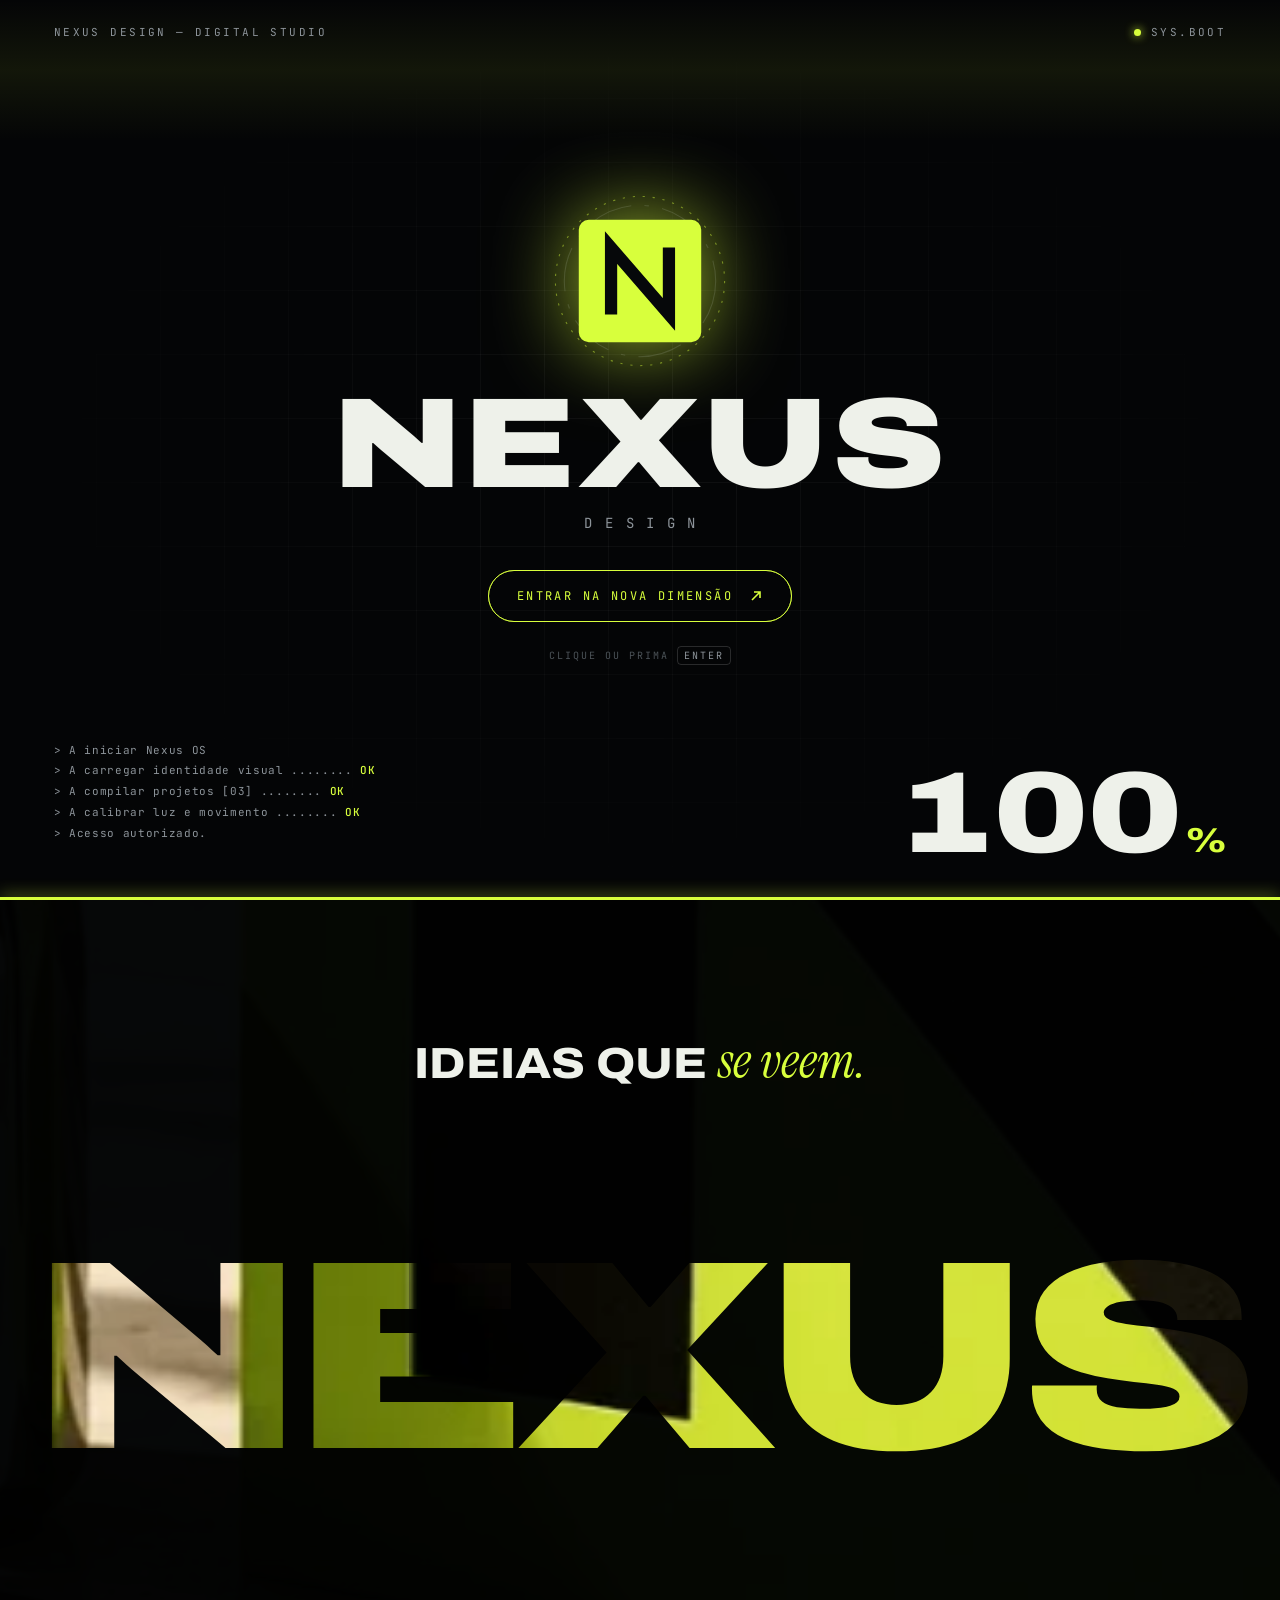
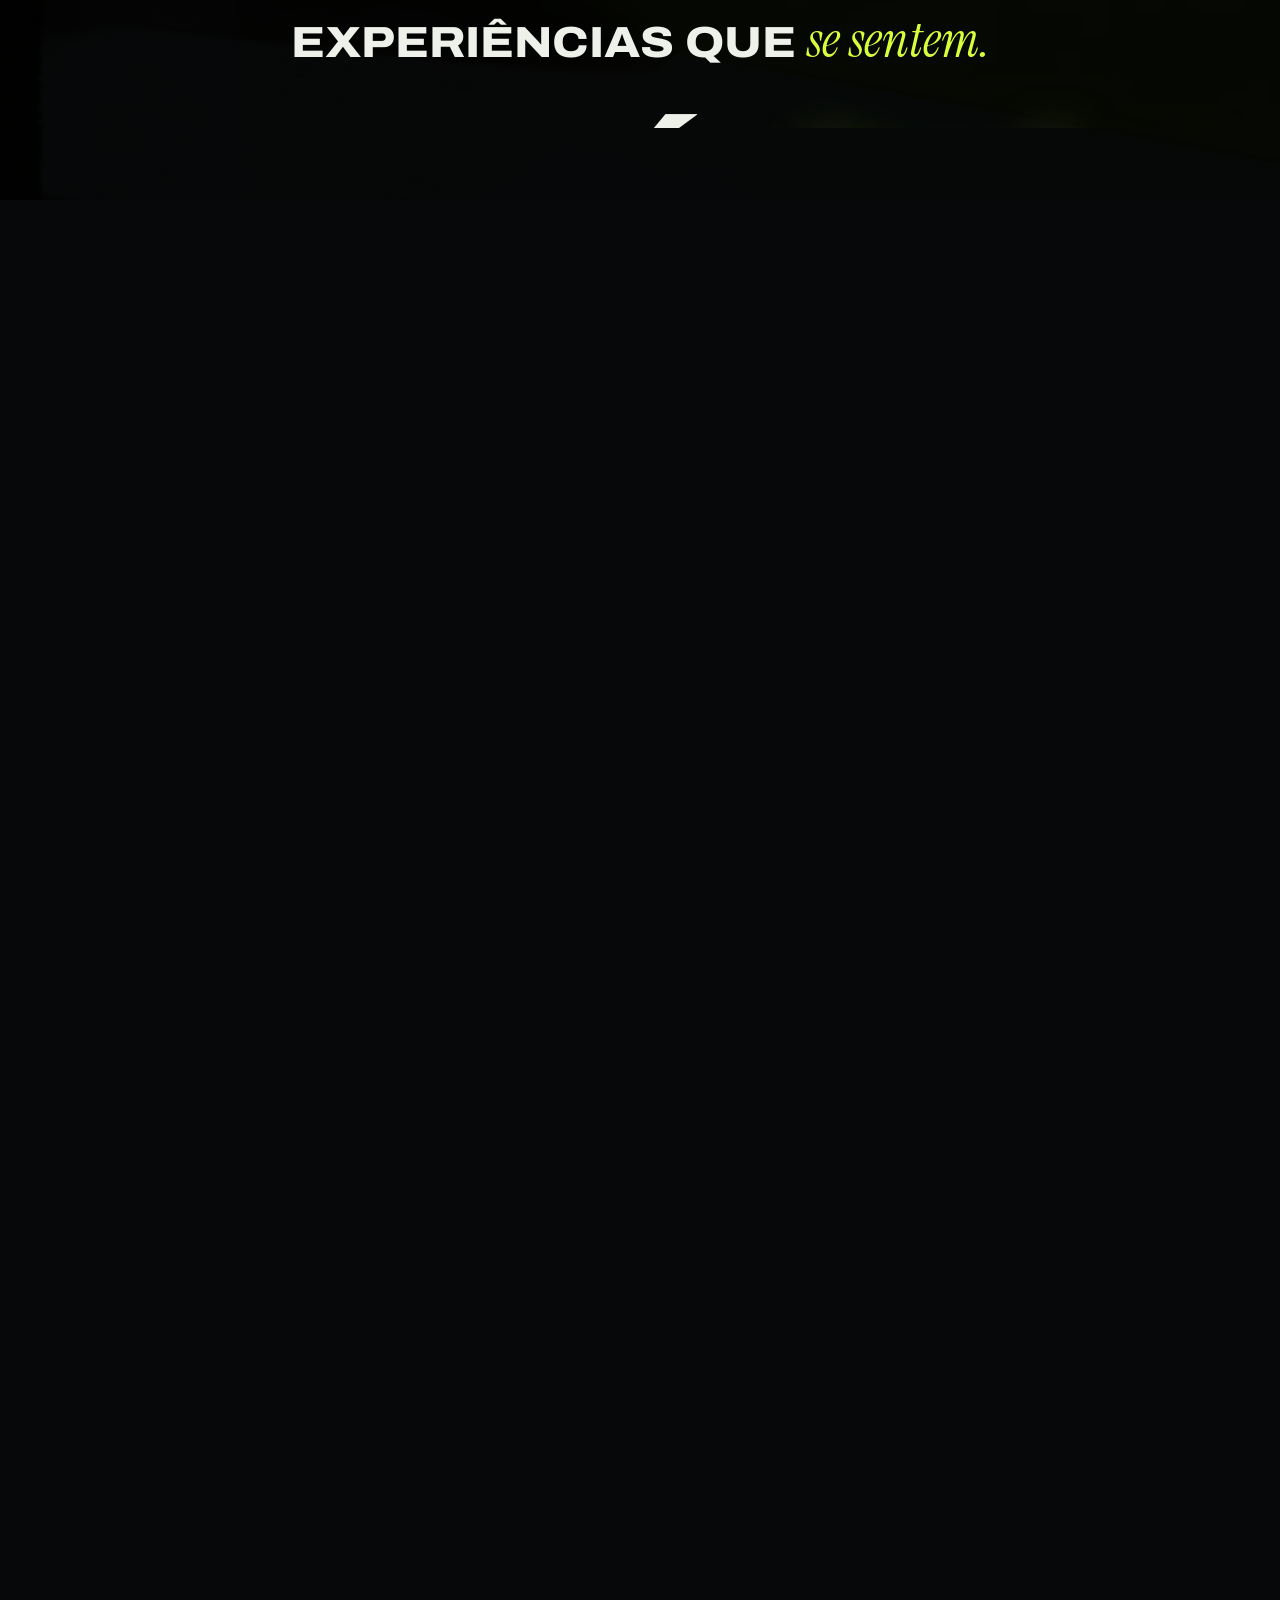
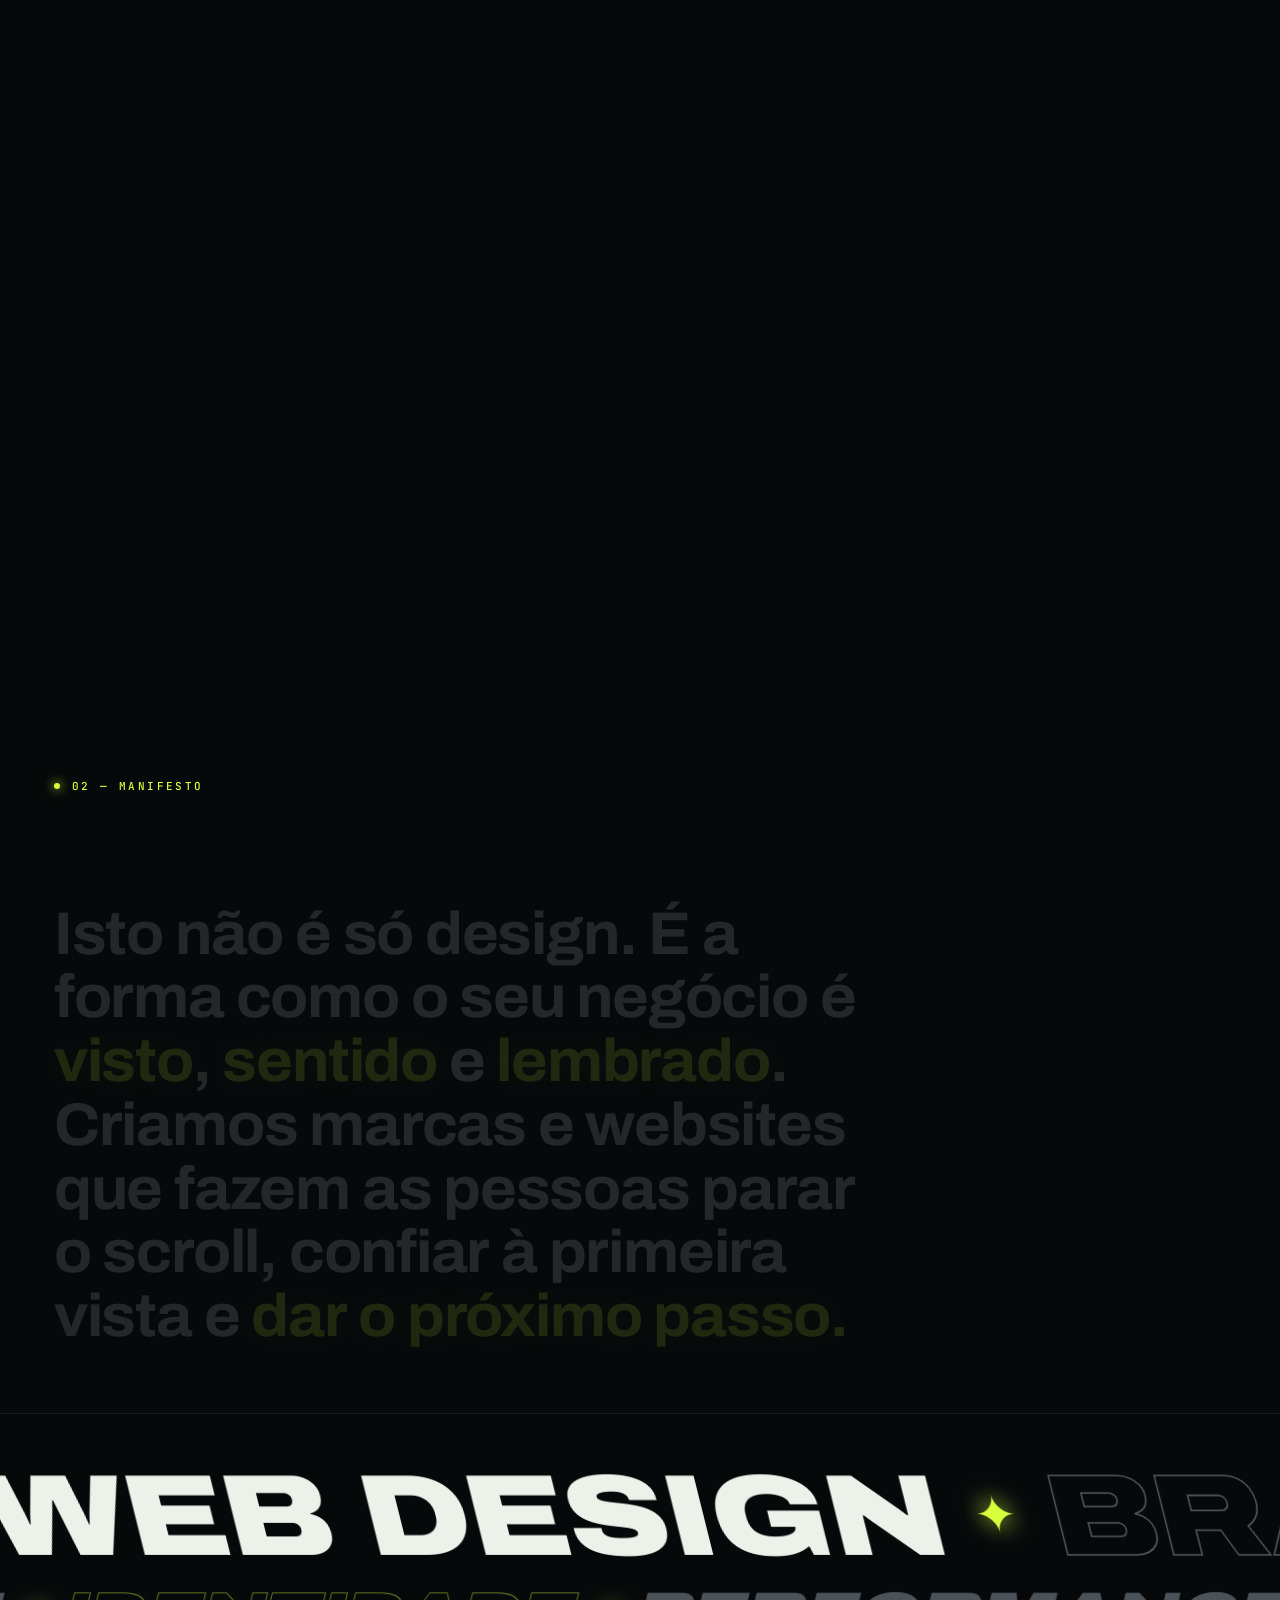
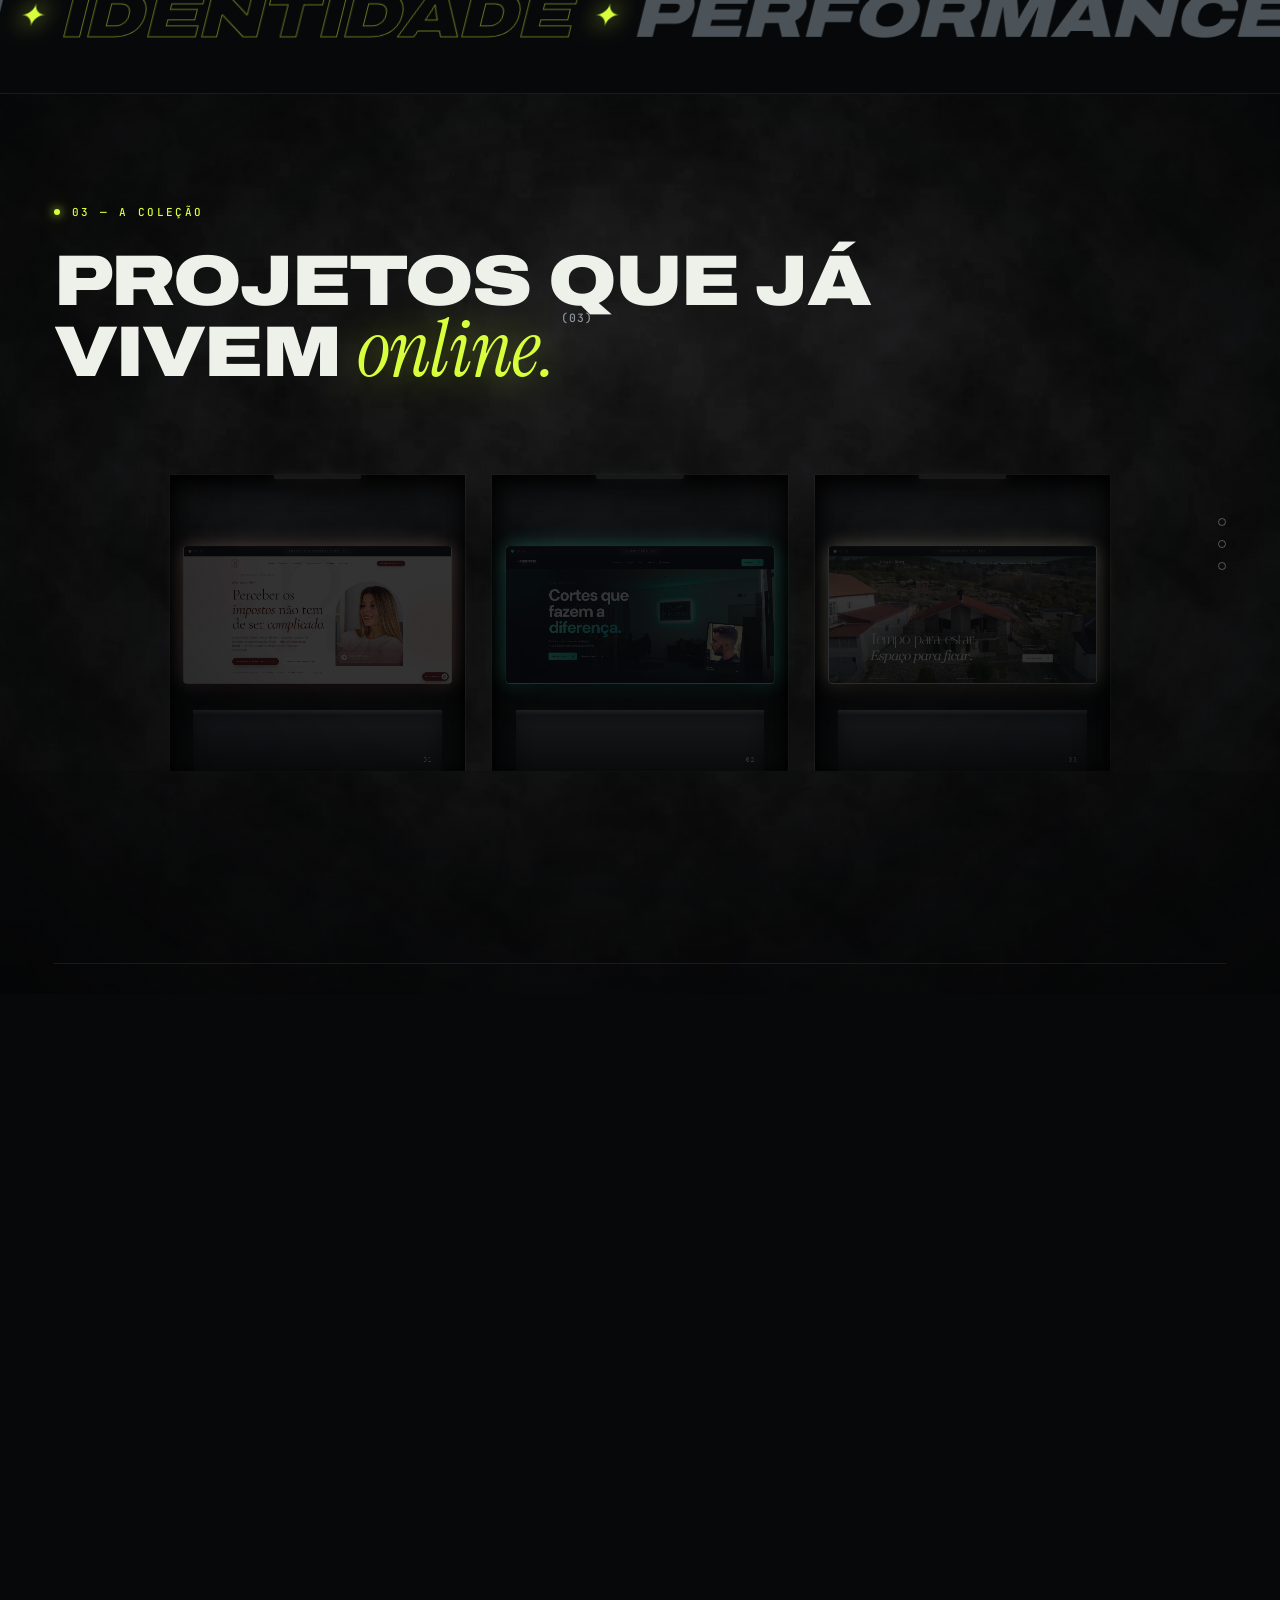
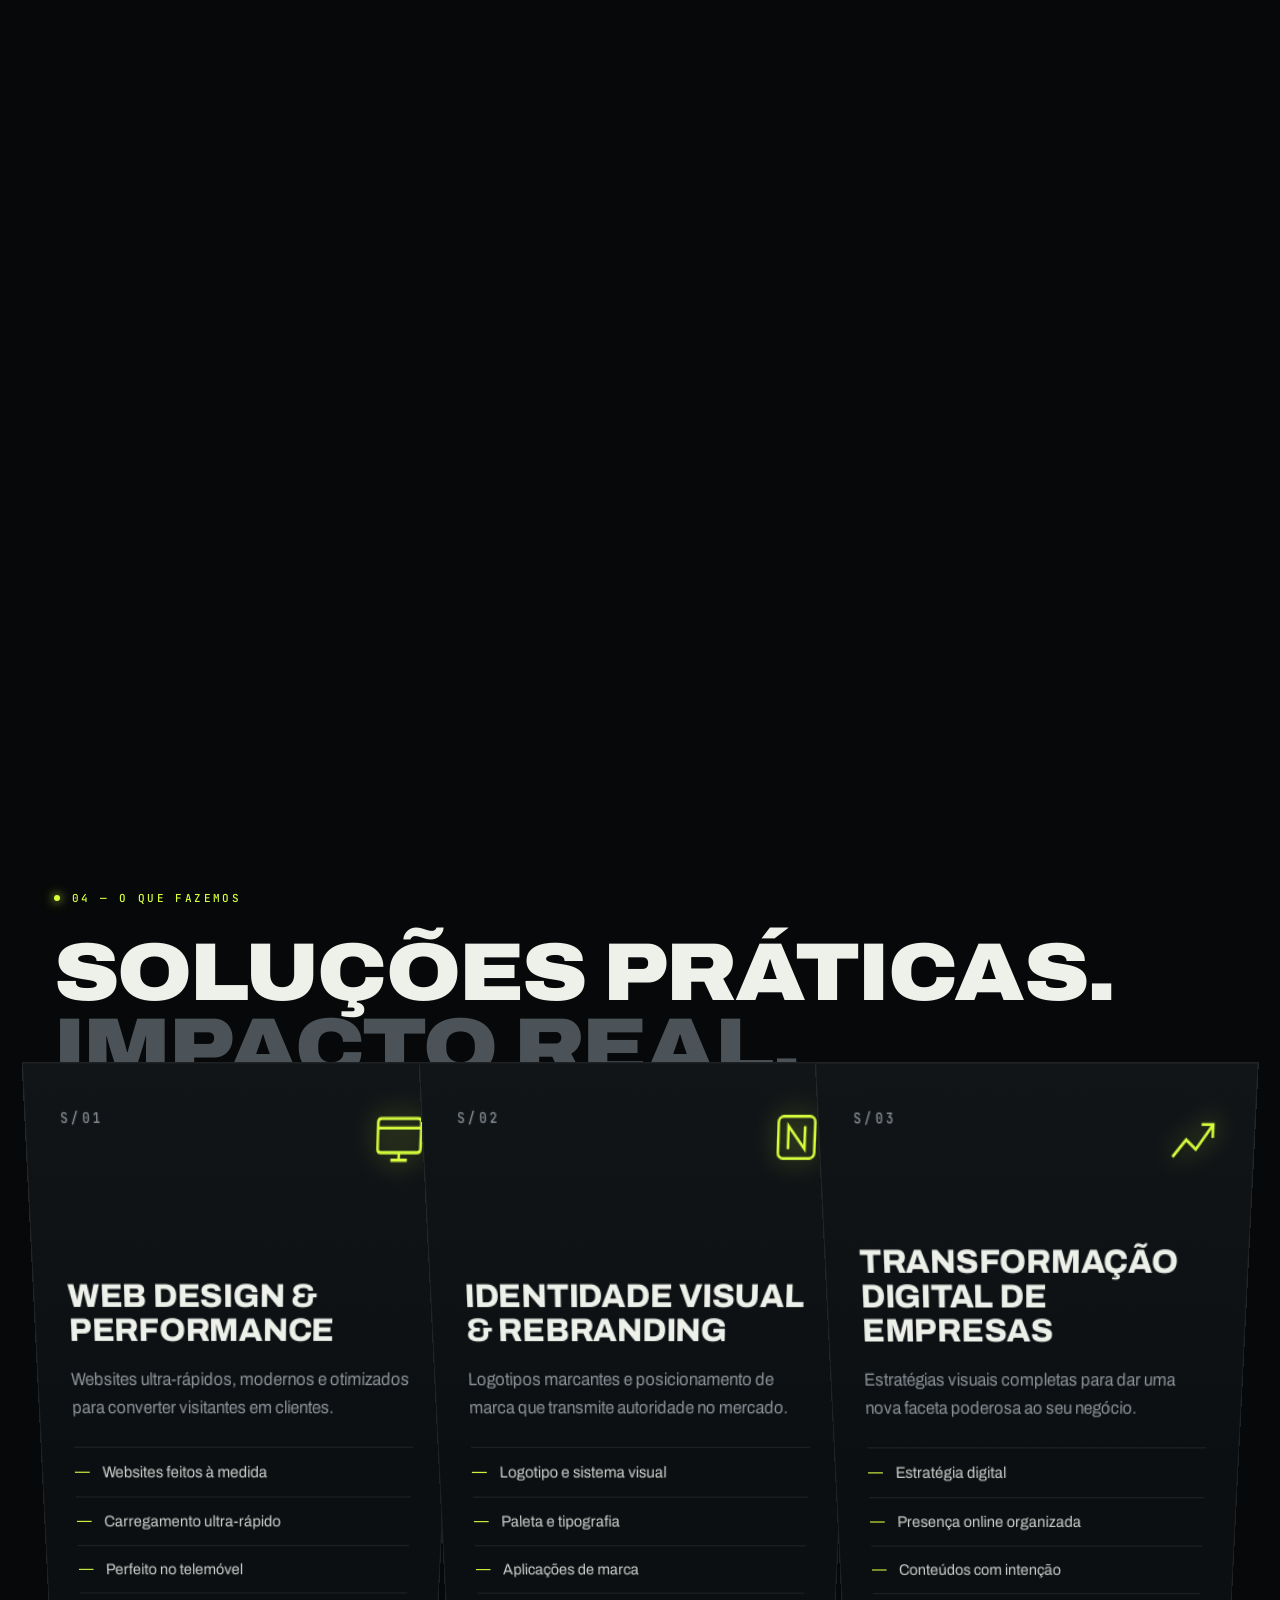
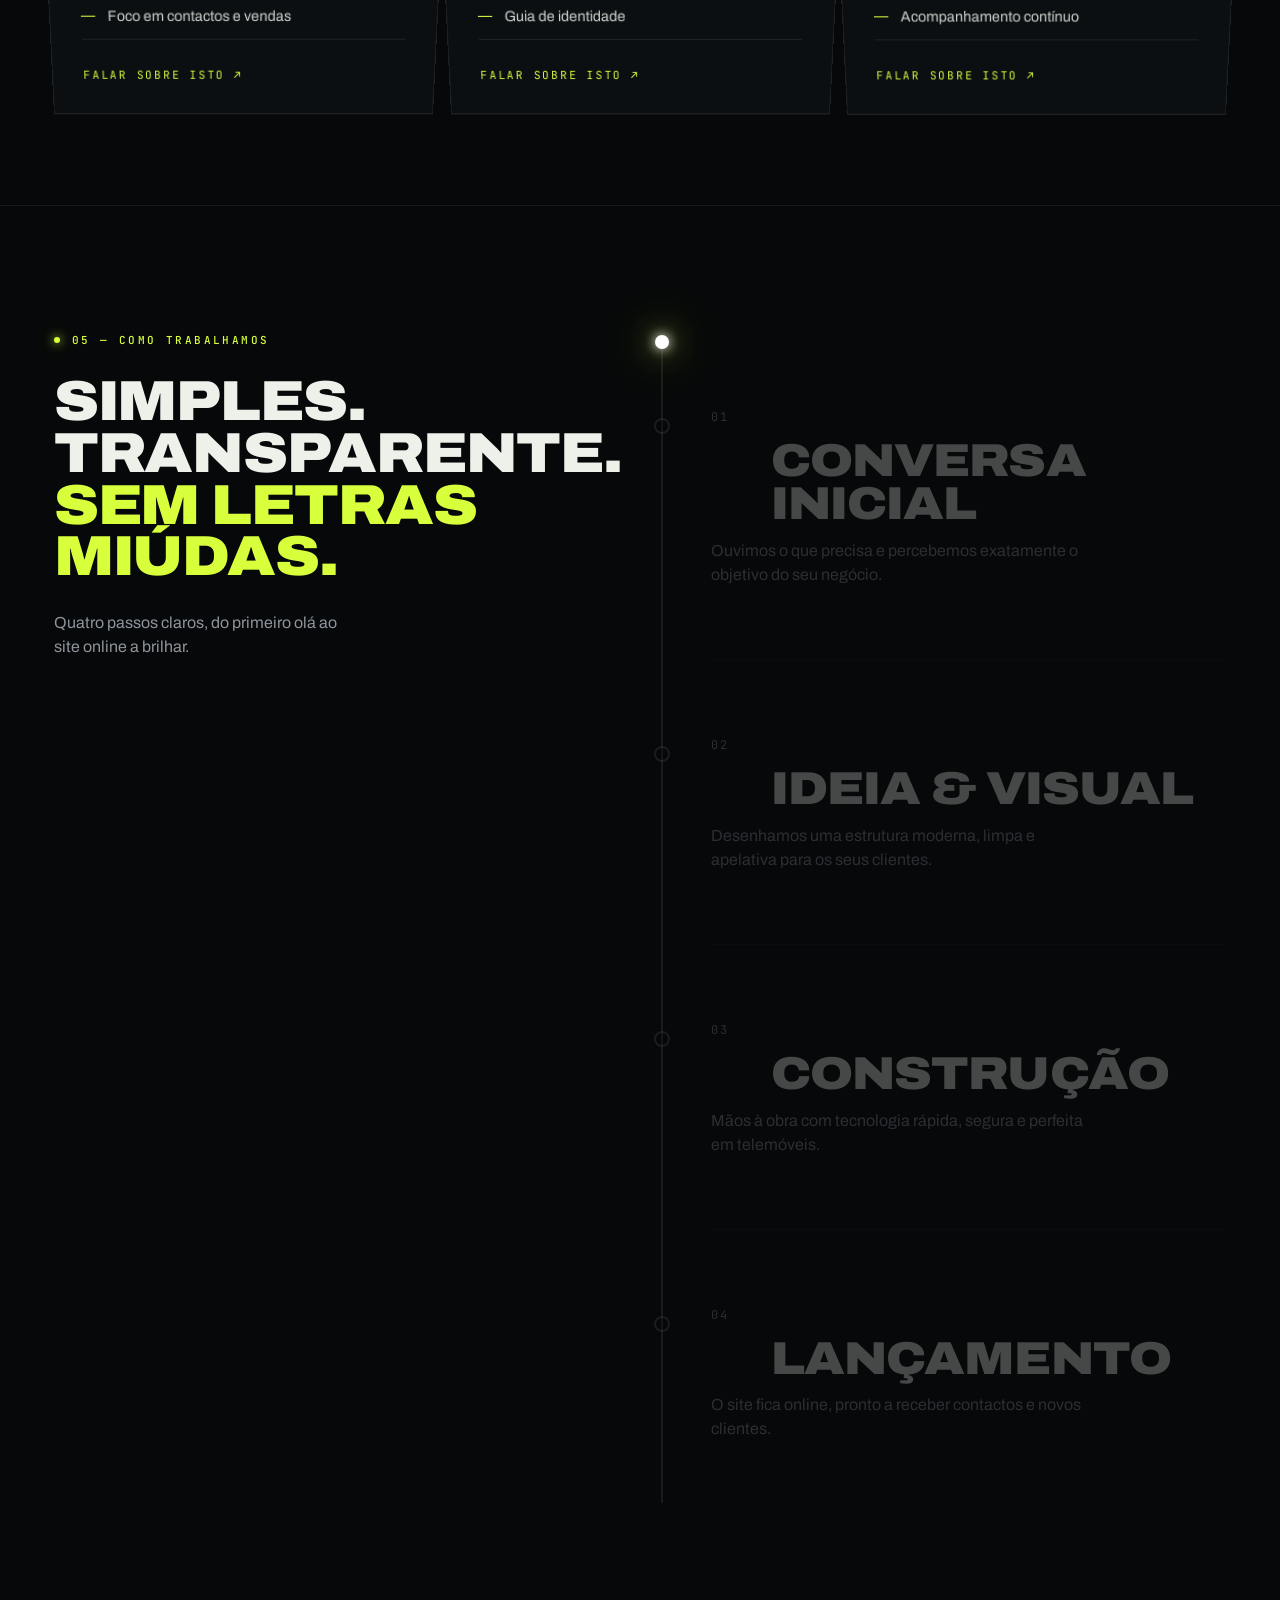
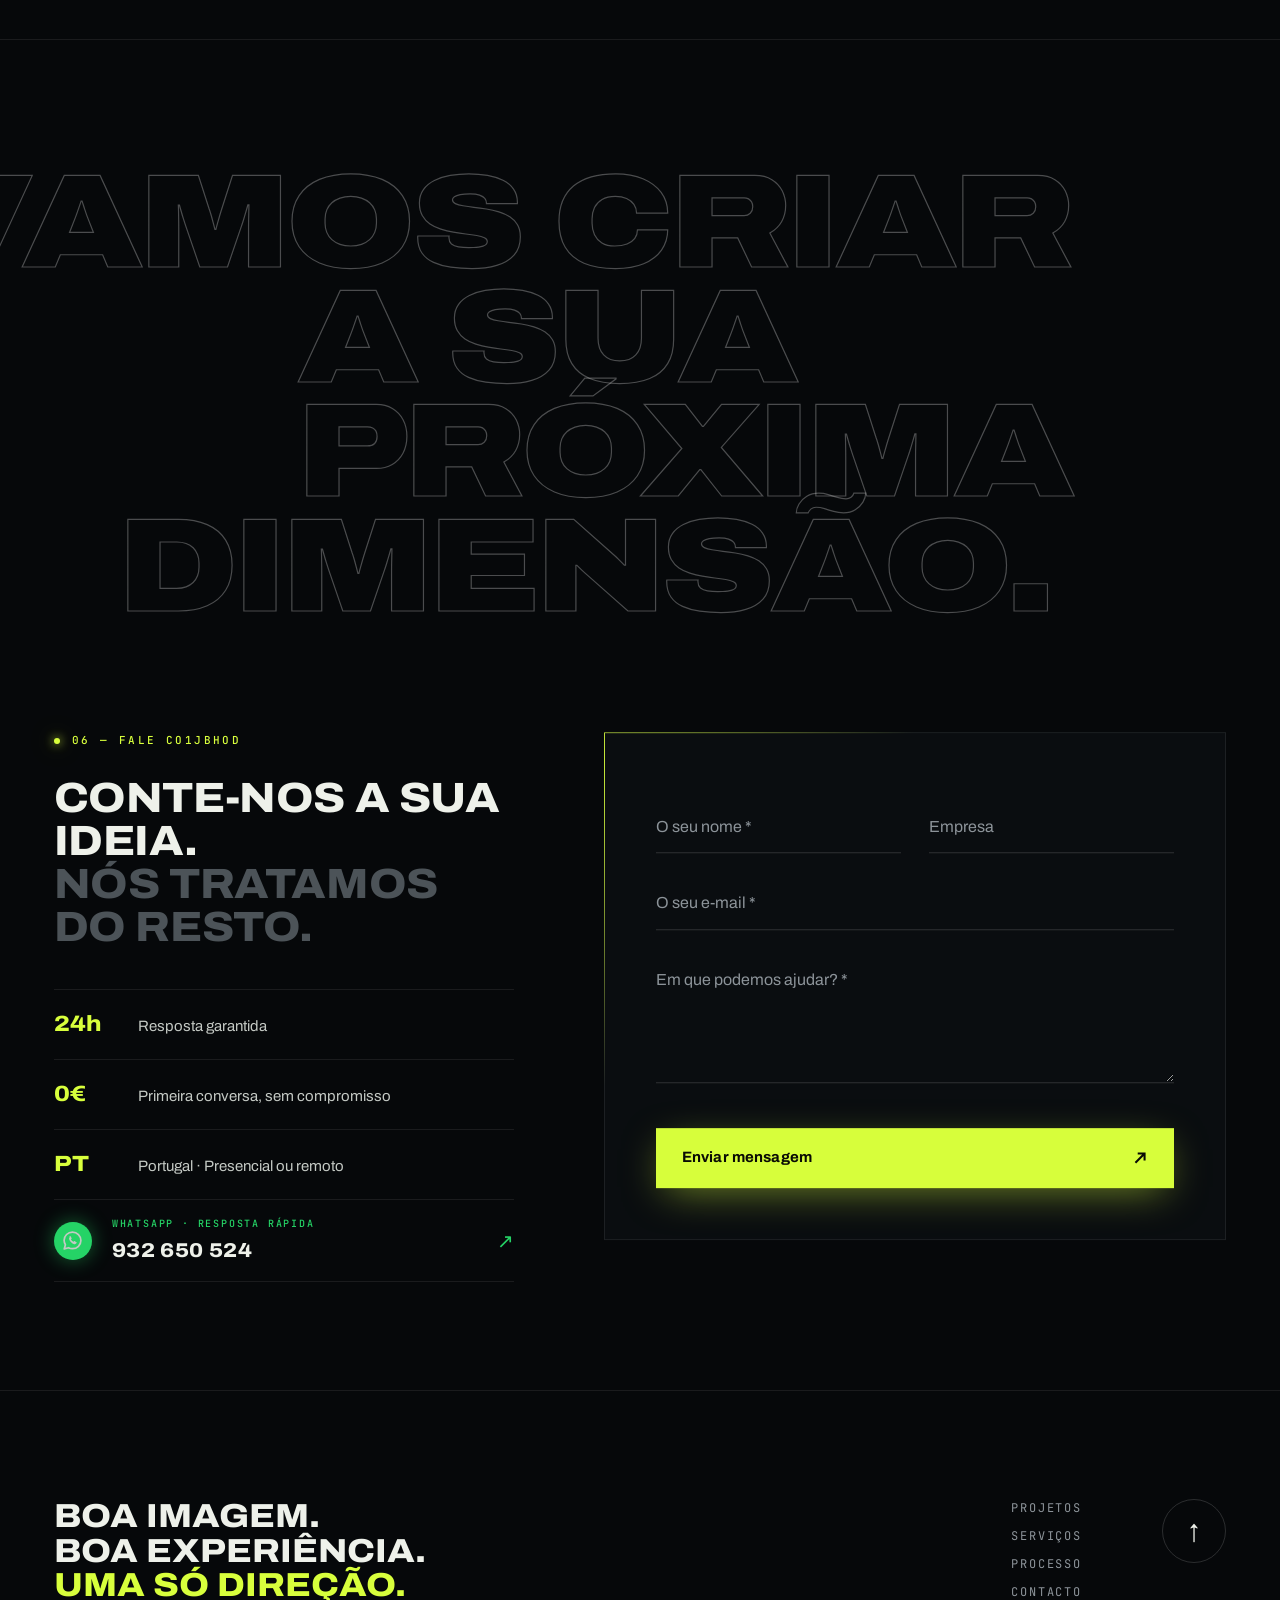
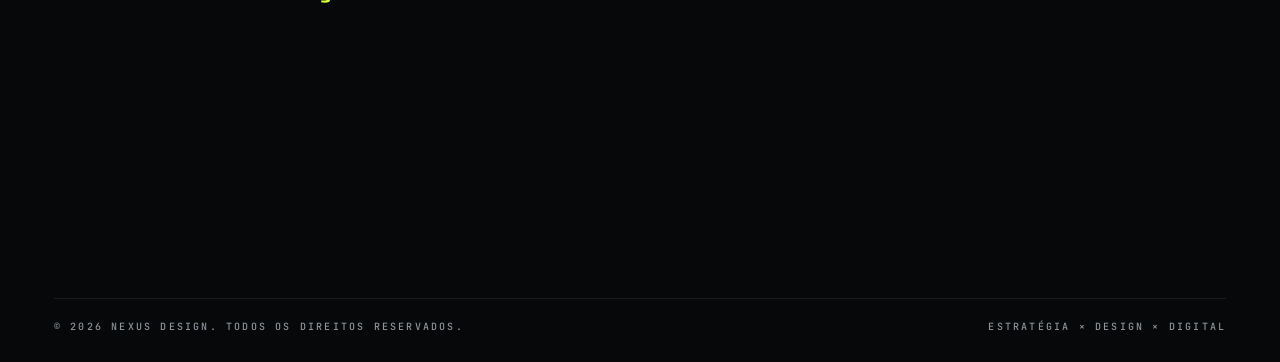
<file: nexusdesign-site/index.html>
<!DOCTYPE html>
<html lang="pt">
<head>
    <meta charset="UTF-8">
    <meta name="viewport" content="width=device-width, initial-scale=1, minimum-scale=1, viewport-fit=cover">
    <title>Nexus Design | A sua marca. Outra dimensão.</title>
    <meta name="description" content="Nexus Design — estúdio digital. Criamos marcas e websites com personalidade, clareza e impacto visual para negócios que recusam passar despercebidos.">
    <meta name="theme-color" content="#06080a">
    <meta property="og:title" content="Nexus Design | A sua marca. Outra dimensão.">
    <meta property="og:description" content="Marcas e websites com personalidade, clareza e impacto visual.">
    <meta property="og:image" content="/static/img/brand/nexus-studio.webp">
    <meta property="og:type" content="website">
    <link rel="icon" href="data:image/svg+xml,%3Csvg xmlns='http://www.w3.org/2000/svg' viewBox='0 0 32 32'%3E%3Crect width='32' height='32' rx='6' fill='%23d8ff3c'/%3E%3Cpath d='M9 24V8l14 16V8' fill='none' stroke='%2306080a' stroke-width='3.4' stroke-linejoin='miter'/%3E%3C/svg%3E">

    <link rel="preconnect" href="https://fonts.googleapis.com">
    <link rel="preconnect" href="https://fonts.gstatic.com" crossorigin>
    <link href="https://fonts.googleapis.com/css2?family=Archivo:ital,wdth,wght@0,62..125,100..900;1,62..125,100..900&family=JetBrains+Mono:wght@400;500;700&family=Instrument+Serif:ital@0;1&display=swap" rel="stylesheet">
    <link rel="preload" as="image" href="/static/img/brand/nexus-studio.webp">
    <link rel="stylesheet" href="/static/css/nexus.css">
    <script>if (!window.matchMedia('(prefers-reduced-motion: reduce)').matches) document.documentElement.classList.add('cinema');</script>
</head>
<body>

    <!-- ============ PORTA DE ENTRADA / INTRO ============ -->
    
    <div id="intro" class="intro" role="dialog" aria-label="A entrar no site Nexus Design">
        <div class="intro-door intro-door--top"></div>
        <div class="intro-door intro-door--bot"></div>
        <div class="intro-grid" aria-hidden="true"></div>
        <div class="intro-scan" aria-hidden="true"></div>
        <div class="intro-beam" aria-hidden="true"></div>

        <div class="intro-content">
            <div class="intro-hud intro-hud--tl">NEXUS DESIGN — DIGITAL STUDIO</div>
            <div class="intro-hud intro-hud--tr"><span class="intro-blink"></span> SYS.BOOT</div>

            <div class="intro-center">
                <svg class="intro-logo" viewBox="0 0 160 160" aria-hidden="true">
                    <circle class="il-ring" cx="80" cy="80" r="76" fill="none" stroke="rgba(216,255,60,.45)" stroke-width="1" stroke-dasharray="2 7"/>
                    <circle class="il-ring2" cx="80" cy="80" r="68" fill="none" stroke="rgba(255,255,255,.12)" stroke-width="1" stroke-dasharray="40 12 4 12"/>
                    <rect class="il-frame" x="26" y="26" width="108" height="108" rx="8" fill="#d8ff3c" fill-opacity="0" stroke="#d8ff3c" stroke-width="2"/>
                    <path class="il-n" d="M54 110 V50 L106 110 V50" fill="none" stroke="#d8ff3c" stroke-width="11" stroke-linejoin="miter" stroke-linecap="butt"/>
                </svg>
                <div class="intro-word">
                    <div class="intro-nexus" data-text="NEXUS">NEXUS</div>
                    <div class="intro-design">DESIGN</div>
                </div>
                <button class="intro-enter" type="button" aria-label="Entrar no site">
                    <span>Entrar na nova dimensão</span>
                    <svg width="14" height="14" viewBox="0 0 14 14" aria-hidden="true"><path d="M3 11L11 3M5 3h6v6" fill="none" stroke="currentColor" stroke-width="1.6"/></svg>
                </button>
                <div class="intro-hint">Clique ou prima <kbd>Enter</kbd></div>
            </div>

            <ul class="intro-log" aria-hidden="true">
                <li>&gt; A iniciar Nexus OS</li>
                <li>&gt; A carregar identidade visual ........ <b>OK</b></li>
                <li>&gt; A compilar projetos [03] ........ <b>OK</b></li>
                <li>&gt; A calibrar luz e movimento ........ <b>OK</b></li>
                <li>&gt; Acesso autorizado.</li>
            </ul>
            <div class="intro-count" aria-hidden="true"><span class="intro-num">000</span><small>%</small></div>
            <div class="intro-bar" aria-hidden="true"><i></i></div>
        </div>
    </div>
    

    <!-- ============ CURSOR / HUD ============ -->
    <div class="cursor" aria-hidden="true"><div class="cur-ring"><span class="cur-label"></span></div><div class="cur-dot"></div></div>
    <div class="progress" aria-hidden="true"><i></i></div>
    <div class="hud hud--l" aria-hidden="true"><span class="hud-dot"></span><span class="hud-sec">// 00 — INÍCIO</span></div>
    <div class="hud hud--r" aria-hidden="true">SCROLL <span class="hud-pct">000</span>%</div>

    <!-- ============ HEADER ============ -->
    <header class="hdr">
        <a href="#topo" class="logo" aria-label="Nexus Design — início">
            <svg class="logo-mark" viewBox="0 0 32 32" aria-hidden="true"><rect width="32" height="32" rx="5" fill="#d8ff3c"/><path d="M9.5 24V8l13 16V8" fill="none" stroke="#06080a" stroke-width="3.4"/></svg>
            <span class="logo-text"><b>NEXUS</b><small>DESIGN</small></span>
        </a>
        <nav class="nav" aria-label="Principal">
            <a href="#projetos">Projetos</a>
            <a href="#servicos">Serviços</a>
            <a href="#processo">Processo</a>
            <a href="#contacto">Contacto</a>
        </nav>
        <a href="#contacto" class="btn btn--sm hdr-cta" data-magnetic><span>Vamos ao seu projeto</span><svg width="14" height="14" viewBox="0 0 14 14" aria-hidden="true"><path d="M3 11L11 3M5 3h6v6" fill="none" stroke="currentColor" stroke-width="1.8"/></svg></a>
        <button class="menu-btn" type="button" aria-label="Abrir menu" aria-expanded="false"><i></i><i></i></button>
    </header>

    <div class="mnav" aria-hidden="true">
        <nav>
            <a href="#projetos"><small>01</small>Projetos</a>
            <a href="#servicos"><small>02</small>Serviços</a>
            <a href="#processo"><small>03</small>Processo</a>
            <a href="#contacto"><small>04</small>Contacto</a>
        </nav>
        <a class="mnav-wa" href="https://wa.me/351932650524?text=Ol%C3%A1%21%20Vim%20do%20site%20da%20Nexus%20Design%20e%20gostava%20de%20falar%20sobre%20um%20projeto." target="_blank" rel="noopener"><span class="wa-mini"><svg viewBox="0 0 32 32" aria-hidden="true"><path class="wa-bubble" d="M16 3.2C8.9 3.2 3.2 8.8 3.2 15.7c0 2.4.7 4.7 2 6.7L3.4 28.8l6.6-1.8c1.8 1 3.9 1.5 6 1.5 7.1 0 12.8-5.6 12.8-12.6S23.1 3.2 16 3.2z"/><path class="wa-phone" d="M11.6 9.4c.4-.4 1.1-.4 1.4.1l1.6 2.5c.3.4.2 1-.1 1.3l-.9.9c.8 1.7 2.1 3 3.8 3.8l.9-.9c.4-.3.9-.4 1.3-.1l2.5 1.5c.5.3.6 1 .1 1.4l-1.2 1.2c-.7.7-1.6.9-2.5.6-3.5-1.3-6.3-4.1-7.6-7.6-.3-.9-.1-1.8.6-2.5z"/></svg></span>WhatsApp · 932 650 524</a>
        <p class="label">Nexus Design — Digital Studio</p>
    </div>

    <main id="topo">

        <!-- ============ HERO ============ -->
        <section class="hero" data-hud="// 00 — INÍCIO">
            <div class="hero-glow" aria-hidden="true"></div>
            <canvas class="hero-canvas" aria-hidden="true"></canvas>
            <div class="hero-fade" aria-hidden="true"></div>
            <div class="hero-horizon" aria-hidden="true"></div>
            <div class="hero-spot" aria-hidden="true"></div>
            <div class="hero-vignette" aria-hidden="true"></div>

            <div class="hero-inner">
                <p class="label hero-kicker"><span class="dot"></span><span data-scramble>NEXUS / DIGITAL STUDIO</span></p>
                <h1 class="hero-title" aria-label="A sua marca. Outra dimensão.">
                    <span class="line"><span class="split">A SUA MARCA.</span><svg class="hero-arrow" viewBox="0 0 40 40" aria-hidden="true"><path d="M8 32L32 8M14 8h18v18" fill="none" stroke="currentColor" stroke-width="3.2"/></svg></span>
                    <span class="line"><span class="split">OUTRA</span></span>
                    <span class="line"><span class="split lime">DIMENSÃO.</span></span>
                </h1>

                <div class="hero-side">
                    <p class="hero-lead">O seu negócio tem muito para dar.<br>Vamos fazer com que isso se veja.</p>
                    <p class="hero-sub">Criamos marcas e websites com personalidade, clareza e um caminho simples até ao próximo contacto.</p>
                    <div class="hero-ctas">
                        <a href="#contacto" class="btn" data-magnetic><span>Vamos ao seu projeto</span><svg width="16" height="16" viewBox="0 0 14 14" aria-hidden="true"><path d="M3 11L11 3M5 3h6v6" fill="none" stroke="currentColor" stroke-width="1.8"/></svg></a>
                        <a href="#projetos" class="link-arrow">Ver projetos <span aria-hidden="true">↓</span></a>
                    </div>
                </div>
            </div>

            <div class="hero-foot">
                <div class="stat"><b>03</b><span>Projetos online</span></div>
                <div class="stat"><b>100%</b><span>Design à medida</span></div>
                <div class="stat"><b>24h</b><span>Tempo de resposta</span></div>
                <div class="scroll-cue"><span class="label">Scroll para explorar</span><i></i></div>
            </div>
        </section>

        <!-- ============ PORTAL: voo através das letras ============ -->
        <section class="portal" data-hud="// 01 — NOVA DIMENSÃO" aria-label="Nexus Design — nova dimensão">
            <div class="portal-stage">
                <img class="portal-img" src="/static/img/brand/nexus-studio.webp" alt="Identidade Nexus Design: cartões de visita, letra N em verde lima e escultura cromada" width="1316" height="423">
                <div class="portal-mask" aria-hidden="true"><span class="pm-word">NE<span class="pm-x">X</span>US</span></div>
                <div class="portal-shade" aria-hidden="true"></div>
                <div class="portal-sweep" aria-hidden="true"></div>
            </div>
            <p class="portal-pre portal-pre--top" aria-hidden="true">Ideias que <em>se veem.</em></p>
            <p class="portal-pre portal-pre--bot" aria-hidden="true">Experiências que <em>se sentem.</em></p>
            <div class="portal-hud portal-hud--tl label">Nexus Design / Nova dimensão</div>
            <div class="portal-hud portal-hud--tr label">Estratégia × Design × Digital</div>
            <div class="portal-copy">
                <p class="label portal-copy-k">Boa imagem. Boa experiência.</p>
                <h2><span class="pl"><span>Uma só</span></span> <span class="pl"><span class="serif">direção.</span></span></h2>
            </div>
        </section>

        <!-- ============ MANIFESTO ============ -->
        <section class="manifesto" data-hud="// 02 — MANIFESTO">
            <p class="label sec-label"><span class="dot"></span><span data-scramble>02 — Manifesto</span></p>
            <p class="manifesto-text">
                Isto não é só design. É a forma como o seu negócio é <strong>visto</strong>, <strong>sentido</strong> e <strong>lembrado</strong>. Criamos marcas e websites que fazem as pessoas parar o scroll, confiar à primeira vista e <strong>dar o próximo passo.</strong>
            </p>
        </section>

        <!-- ============ MARQUEE ============ -->
        <section class="marquee" aria-label="Áreas de trabalho">
            
            <div class="mq-row">
                <span class="mq-item">Web Design</span><span class="mq-star" aria-hidden="true">✦</span><span class="mq-item o">Branding</span><span class="mq-star" aria-hidden="true">✦</span><span class="mq-item">Estratégia</span><span class="mq-star" aria-hidden="true">✦</span><span class="mq-item o">Digital</span><span class="mq-star" aria-hidden="true">✦</span><span class="mq-item">Performance</span><span class="mq-star" aria-hidden="true">✦</span><span class="mq-item o">Identidade</span><span class="mq-star" aria-hidden="true">✦</span><span class="mq-item">Web Design</span><span class="mq-star" aria-hidden="true">✦</span><span class="mq-item o">Branding</span><span class="mq-star" aria-hidden="true">✦</span><span class="mq-item">Estratégia</span><span class="mq-star" aria-hidden="true">✦</span><span class="mq-item o">Digital</span><span class="mq-star" aria-hidden="true">✦</span><span class="mq-item">Performance</span><span class="mq-star" aria-hidden="true">✦</span><span class="mq-item o">Identidade</span><span class="mq-star" aria-hidden="true">✦</span>
            </div>
            <div class="mq-row mq-row--rev" aria-hidden="true">
                <span class="mq-item o">Identidade</span><span class="mq-star">✦</span><span class="mq-item">Performance</span><span class="mq-star">✦</span><span class="mq-item o">Digital</span><span class="mq-star">✦</span><span class="mq-item">Estratégia</span><span class="mq-star">✦</span><span class="mq-item o">Branding</span><span class="mq-star">✦</span><span class="mq-item">Web Design</span><span class="mq-star">✦</span><span class="mq-item o">Identidade</span><span class="mq-star">✦</span><span class="mq-item">Performance</span><span class="mq-star">✦</span><span class="mq-item o">Digital</span><span class="mq-star">✦</span><span class="mq-item">Estratégia</span><span class="mq-star">✦</span><span class="mq-item o">Branding</span><span class="mq-star">✦</span><span class="mq-item">Web Design</span><span class="mq-star">✦</span>
            </div>
        </section>

        <!-- ============ PROJETOS: showroom cinematográfico ============ -->
        <section id="projetos" class="work" data-hud="// 03 — PROJETOS">

            <!-- Versão cinematográfica (ativada por JavaScript) -->
            <div class="show" aria-hidden="true">
                <div class="show-viewport">
                    <div class="show-stage">
                        <div class="show-wall"></div>
                        
                        <div class="niche" style="--p: #e7a49c; --i: 0">
                            <div class="niche-inner"></div>
                            <div class="niche-fixture"></div>
                            <div class="niche-cone"></div>
                            <div class="niche-screen">
                                <div class="ns-bar"><i></i><i></i><i></i><span>inesrosacontabilista.pt</span></div>
                                <img src="/static/img/projects/ines-rosa.webp" alt="" width="1900" height="900">
                                <div class="ns-glare"></div>
                                <div class="ns-dim"></div>
                            </div>
                            <div class="niche-plinth"><span>01</span></div>
                            <div class="niche-pool"></div>
                            <div class="niche-dark"></div>
                        </div>
                        <div class="reflect" style="--i: 0"><img src="/static/img/projects/ines-rosa.webp" alt=""></div>
                        
                        <div class="niche" style="--p: #3fe0b8; --i: 1">
                            <div class="niche-inner"></div>
                            <div class="niche-fixture"></div>
                            <div class="niche-cone"></div>
                            <div class="niche-screen">
                                <div class="ns-bar"><i></i><i></i><i></i><span>pointfino.pt</span></div>
                                <img src="/static/img/projects/pointfino.webp" alt="" width="1900" height="900">
                                <div class="ns-glare"></div>
                                <div class="ns-dim"></div>
                            </div>
                            <div class="niche-plinth"><span>02</span></div>
                            <div class="niche-pool"></div>
                            <div class="niche-dark"></div>
                        </div>
                        <div class="reflect" style="--i: 1"><img src="/static/img/projects/pointfino.webp" alt=""></div>
                        
                        <div class="niche" style="--p: #eadbb8; --i: 2">
                            <div class="niche-inner"></div>
                            <div class="niche-fixture"></div>
                            <div class="niche-cone"></div>
                            <div class="niche-screen">
                                <div class="ns-bar"><i></i><i></i><i></i><span>casadaserra.online</span></div>
                                <img src="/static/img/projects/casa-da-serra.webp" alt="" width="1900" height="900">
                                <div class="ns-glare"></div>
                                <div class="ns-dim"></div>
                            </div>
                            <div class="niche-plinth"><span>03</span></div>
                            <div class="niche-pool"></div>
                            <div class="niche-dark"></div>
                        </div>
                        <div class="reflect" style="--i: 2"><img src="/static/img/projects/casa-da-serra.webp" alt=""></div>
                        
                        <div class="show-floor"></div>
                    </div>
                </div>
                <div class="show-vignette"></div>
                <div class="show-shade"></div>

                <div class="show-head">
                    <p class="label sec-label"><span class="dot"></span><span data-scramble>03 — A coleção</span></p>
                    <h2 class="show-title">Projetos que já<br>vivem <span class="serif lime">online.</span><sup>(03)</sup></h2>
                </div>

                
                <div class="show-info" style="--p: #e7a49c">
                    <p class="label si-index"><span>01</span> / 03 — Web Design / Contabilidade<em class="badge-new">Novo</em></p>
                    <h3 class="si-name">Inês <span class="serif">Rosa</span></h3>
                    <p class="si-sub">Contabilista Certificada</p>
                    <p class="si-desc">Uma presença digital elegante e próxima para uma contabilista certificada. Tipografia clássica, tons bordeaux e uma mensagem clara: perceber os impostos não tem de ser complicado.</p>
                    <ul class="proj-tags"><li>Web Design</li><li>Identidade</li><li>Sessões online</li></ul>
                    
                    <a class="proj-link" href="https://inesrosacontabilista.pt/" target="_blank" rel="noopener" tabindex="-1"><span>Visitar o website</span><svg width="14" height="14" viewBox="0 0 14 14" aria-hidden="true"><path d="M3 11L11 3M5 3h6v6" fill="none" stroke="currentColor" stroke-width="1.6"/></svg></a>
                    
                </div>
                
                <div class="show-info" style="--p: #3fe0b8">
                    <p class="label si-index"><span>02</span> / 03 — Web Design / Barbearia</p>
                    <h3 class="si-name">Point <span class="serif">Fino</span></h3>
                    <p class="si-sub">Barbershop · Covilhã</p>
                    <p class="si-desc">Uma presença escura, precisa e com carácter, tal como os cortes. Marcação direta, equipa e localização a um toque de distância.</p>
                    <ul class="proj-tags"><li>Web Design</li><li>Marcações</li><li>Mobile first</li></ul>
                    
                    <a class="proj-link" href="https://pointfino.pt" target="_blank" rel="noopener" tabindex="-1"><span>Visitar o website</span><svg width="14" height="14" viewBox="0 0 14 14" aria-hidden="true"><path d="M3 11L11 3M5 3h6v6" fill="none" stroke="currentColor" stroke-width="1.6"/></svg></a>
                    
                </div>
                
                <div class="show-info" style="--p: #eadbb8">
                    <p class="label si-index"><span>03</span> / 03 — Web Design / Turismo</p>
                    <h3 class="si-name">Casa da <span class="serif">Serra</span></h3>
                    <p class="si-sub">Penhas da Saúde · Serra da Estrela</p>
                    <p class="si-desc">Uma casa na serra contada em vídeo de ecrã inteiro. A paisagem, a neve e o convite a abrandar dão o tom a toda a experiência.</p>
                    <ul class="proj-tags"><li>Web Design</li><li>Vídeo</li><li>Alojamento</li></ul>
                    
                    <a class="proj-link" href="https://casadaserra.online/" target="_blank" rel="noopener" tabindex="-1"><span>Visitar o website</span><svg width="14" height="14" viewBox="0 0 14 14" aria-hidden="true"><path d="M3 11L11 3M5 3h6v6" fill="none" stroke="currentColor" stroke-width="1.6"/></svg></a>
                    
                </div>
                

                <div class="show-end">
                    <p class="label"><span class="dot"></span>Próximo capítulo</p>
                    <h3>O próximo projeto<br>pode ser o <span class="serif lime">seu.</span></h3>
                    <a href="#contacto" class="btn" data-magnetic tabindex="-1"><span>Começar agora</span><svg width="16" height="16" viewBox="0 0 14 14" aria-hidden="true"><path d="M3 11L11 3M5 3h6v6" fill="none" stroke="currentColor" stroke-width="1.8"/></svg></a>
                </div>

                <div class="show-dots"><i style="--p: #e7a49c"></i><i style="--p: #3fe0b8"></i><i style="--p: #eadbb8"></i></div>
                <div class="work-progress"><i></i></div>
            </div>

            <!-- Versão acessível / sem animação: lista simples -->
            <div class="work-list">
                <div class="work-intro">
                    <p class="label sec-label"><span class="dot"></span>03 — A coleção</p>
                    <h2 class="show-title">Projetos que já<br>vivem <span class="serif lime">online.</span></h2>
                </div>
                
                <article class="proj" style="--p: #e7a49c">
                    <div class="proj-media">
                        <div class="browser" data-cursor="Ampliar" data-zoom="/static/img/projects/ines-rosa.webp" data-alt="Inês Rosa" role="button" tabindex="0" aria-label="Ampliar imagem do projeto Inês Rosa">
                            <div class="browser-bar" aria-hidden="true"><i></i><i></i><i></i><span class="browser-url">inesrosacontabilista.pt</span></div>
                            <div class="browser-view"><img src="/static/img/projects/ines-rosa.webp" alt="Página inicial do website Inês Rosa" loading="lazy" width="1900" height="900"></div>
                        </div>
                    </div>
                    <div class="proj-info">
                        <p class="label si-index"><span>01</span> / 03 — Web Design / Contabilidade<em class="badge-new">Novo</em></p>
                        <h3 class="si-name">Inês <span class="serif">Rosa</span></h3>
                        <p class="si-sub">Contabilista Certificada</p>
                        <p class="si-desc">Uma presença digital elegante e próxima para uma contabilista certificada. Tipografia clássica, tons bordeaux e uma mensagem clara: perceber os impostos não tem de ser complicado.</p>
                        <ul class="proj-tags"><li>Web Design</li><li>Identidade</li><li>Sessões online</li></ul>
                        
                        <a class="proj-link" href="https://inesrosacontabilista.pt/" target="_blank" rel="noopener"><span>Visitar o website</span><svg width="14" height="14" viewBox="0 0 14 14" aria-hidden="true"><path d="M3 11L11 3M5 3h6v6" fill="none" stroke="currentColor" stroke-width="1.6"/></svg></a>
                        
                    </div>
                </article>
                
                <article class="proj" style="--p: #3fe0b8">
                    <div class="proj-media">
                        <div class="browser" data-cursor="Ampliar" data-zoom="/static/img/projects/pointfino.webp" data-alt="PointFino" role="button" tabindex="0" aria-label="Ampliar imagem do projeto PointFino">
                            <div class="browser-bar" aria-hidden="true"><i></i><i></i><i></i><span class="browser-url">pointfino.pt</span></div>
                            <div class="browser-view"><img src="/static/img/projects/pointfino.webp" alt="Página inicial do website PointFino" loading="lazy" width="1900" height="900"></div>
                        </div>
                    </div>
                    <div class="proj-info">
                        <p class="label si-index"><span>02</span> / 03 — Web Design / Barbearia</p>
                        <h3 class="si-name">Point <span class="serif">Fino</span></h3>
                        <p class="si-sub">Barbershop · Covilhã</p>
                        <p class="si-desc">Uma presença escura, precisa e com carácter, tal como os cortes. Marcação direta, equipa e localização a um toque de distância.</p>
                        <ul class="proj-tags"><li>Web Design</li><li>Marcações</li><li>Mobile first</li></ul>
                        
                        <a class="proj-link" href="https://pointfino.pt" target="_blank" rel="noopener"><span>Visitar o website</span><svg width="14" height="14" viewBox="0 0 14 14" aria-hidden="true"><path d="M3 11L11 3M5 3h6v6" fill="none" stroke="currentColor" stroke-width="1.6"/></svg></a>
                        
                    </div>
                </article>
                
                <article class="proj" style="--p: #eadbb8">
                    <div class="proj-media">
                        <div class="browser" data-cursor="Ampliar" data-zoom="/static/img/projects/casa-da-serra.webp" data-alt="Casa da Serra" role="button" tabindex="0" aria-label="Ampliar imagem do projeto Casa da Serra">
                            <div class="browser-bar" aria-hidden="true"><i></i><i></i><i></i><span class="browser-url">casadaserra.online</span></div>
                            <div class="browser-view"><img src="/static/img/projects/casa-da-serra.webp" alt="Página inicial do website Casa da Serra" loading="lazy" width="1900" height="900"></div>
                        </div>
                    </div>
                    <div class="proj-info">
                        <p class="label si-index"><span>03</span> / 03 — Web Design / Turismo</p>
                        <h3 class="si-name">Casa da <span class="serif">Serra</span></h3>
                        <p class="si-sub">Penhas da Saúde · Serra da Estrela</p>
                        <p class="si-desc">Uma casa na serra contada em vídeo de ecrã inteiro. A paisagem, a neve e o convite a abrandar dão o tom a toda a experiência.</p>
                        <ul class="proj-tags"><li>Web Design</li><li>Vídeo</li><li>Alojamento</li></ul>
                        
                        <a class="proj-link" href="https://casadaserra.online/" target="_blank" rel="noopener"><span>Visitar o website</span><svg width="14" height="14" viewBox="0 0 14 14" aria-hidden="true"><path d="M3 11L11 3M5 3h6v6" fill="none" stroke="currentColor" stroke-width="1.6"/></svg></a>
                        
                    </div>
                </article>
                
            </div>
        </section>

        <!-- ============ SERVIÇOS ============ -->
        <section id="servicos" class="services" data-hud="// 04 — SERVIÇOS">
            <div class="sec-head">
                <p class="label sec-label"><span class="dot"></span><span data-scramble>04 — O que fazemos</span></p>
                <h2 class="sec-title" data-reveal>Soluções práticas.<br><span class="dim">Impacto real.</span></h2>
            </div>
            <div class="svc-grid">
                
                <article class="svc">
                    <div class="svc-top">
                        <span class="label">S/01</span>
                        <span class="svc-icon" aria-hidden="true">
                            <svg viewBox="0 0 32 32"><rect x="3" y="6" width="26" height="18" rx="2"/><path d="M3 11h26M11 28h10M16 24v4"/></svg>
                            
                        </span>
                    </div>
                    <h3>Web Design &amp; Performance</h3>
                    <p>Websites ultra-rápidos, modernos e otimizados para converter visitantes em clientes.</p>
                    <ul><li>Websites feitos à medida</li><li>Carregamento ultra-rápido</li><li>Perfeito no telemóvel</li><li>Foco em contactos e vendas</li></ul>
                    <a href="#contacto" class="svc-more">Falar sobre isto <span aria-hidden="true">↗</span></a>
                </article>
                
                <article class="svc">
                    <div class="svc-top">
                        <span class="label">S/02</span>
                        <span class="svc-icon" aria-hidden="true">
                            <svg viewBox="0 0 32 32"><rect x="5" y="5" width="22" height="22" rx="3"/><path d="M11 22V10l10 12V10"/></svg>
                            
                        </span>
                    </div>
                    <h3>Identidade Visual &amp; Rebranding</h3>
                    <p>Logotipos marcantes e posicionamento de marca que transmite autoridade no mercado.</p>
                    <ul><li>Logotipo e sistema visual</li><li>Paleta e tipografia</li><li>Aplicações de marca</li><li>Guia de identidade</li></ul>
                    <a href="#contacto" class="svc-more">Falar sobre isto <span aria-hidden="true">↗</span></a>
                </article>
                
                <article class="svc">
                    <div class="svc-top">
                        <span class="label">S/03</span>
                        <span class="svc-icon" aria-hidden="true">
                            <svg viewBox="0 0 32 32"><path d="M4 26l8-9 6 5 10-13"/><path d="M21 9h7v7"/></svg>
                        </span>
                    </div>
                    <h3>Transformação Digital de Empresas</h3>
                    <p>Estratégias visuais completas para dar uma nova faceta poderosa ao seu negócio.</p>
                    <ul><li>Estratégia digital</li><li>Presença online organizada</li><li>Conteúdos com intenção</li><li>Acompanhamento contínuo</li></ul>
                    <a href="#contacto" class="svc-more">Falar sobre isto <span aria-hidden="true">↗</span></a>
                </article>
                
            </div>
        </section>

        <!-- ============ PROCESSO ============ -->
        <section id="processo" class="process" data-hud="// 05 — PROCESSO">
            <div class="process-head">
                <p class="label sec-label"><span class="dot"></span><span data-scramble>05 — Como trabalhamos</span></p>
                <h2 class="sec-title" data-reveal>Simples.<br>Transparente.<br><span class="lime">Sem letras miúdas.</span></h2>
                <p class="process-note" data-reveal>Quatro passos claros, do primeiro olá ao site online a brilhar.</p>
            </div>
            <ol class="steps">
                <li class="beam" aria-hidden="true"><i class="beam-fill"></i></li>
                <li class="step"><span class="step-node"></span><span class="step-n">01</span><h3>Conversa inicial</h3><p>Ouvimos o que precisa e percebemos exatamente o objetivo do seu negócio.</p></li>
                <li class="step"><span class="step-node"></span><span class="step-n">02</span><h3>Ideia &amp; visual</h3><p>Desenhamos uma estrutura moderna, limpa e apelativa para os seus clientes.</p></li>
                <li class="step"><span class="step-node"></span><span class="step-n">03</span><h3>Construção</h3><p>Mãos à obra com tecnologia rápida, segura e perfeita em telemóveis.</p></li>
                <li class="step"><span class="step-node"></span><span class="step-n">04</span><h3>Lançamento</h3><p>O site fica online, pronto a receber contactos e novos clientes.</p></li>
            </ol>
        </section>

        <!-- ============ CTA + CONTACTO ============ -->
        <section id="contacto" class="contact" data-hud="// 06 — CONTACTO">
            <h2 class="cta-big" aria-label="Vamos criar a sua próxima dimensão">
                <span class="cta-line">Vamos criar</span>
                <span class="cta-line">a sua próxima</span>
                <span class="cta-line">dimensão.</span>
            </h2>

            <div class="contact-grid">
                <div class="contact-info">
                    <p class="label sec-label"><span class="dot"></span><span data-scramble>06 — Fale connosco</span></p>
                    <h3>Conte-nos a sua ideia.<br><span class="dim">Nós tratamos do resto.</span></h3>
                    <ul class="contact-list">
                        <li><b>24h</b><span>Resposta garantida</span></li>
                        <li><b>0€</b><span>Primeira conversa, sem compromisso</span></li>
                        <li><b>PT</b><span>Portugal · Presencial ou remoto</span></li>
                        <li class="contact-wa"><a href="https://wa.me/351932650524?text=Ol%C3%A1%21%20Vim%20do%20site%20da%20Nexus%20Design%20e%20gostava%20de%20falar%20sobre%20um%20projeto." target="_blank" rel="noopener"><span class="wa-mini"><svg viewBox="0 0 32 32" aria-hidden="true"><path class="wa-bubble" d="M16 3.2C8.9 3.2 3.2 8.8 3.2 15.7c0 2.4.7 4.7 2 6.7L3.4 28.8l6.6-1.8c1.8 1 3.9 1.5 6 1.5 7.1 0 12.8-5.6 12.8-12.6S23.1 3.2 16 3.2z"/><path class="wa-phone" d="M11.6 9.4c.4-.4 1.1-.4 1.4.1l1.6 2.5c.3.4.2 1-.1 1.3l-.9.9c.8 1.7 2.1 3 3.8 3.8l.9-.9c.4-.3.9-.4 1.3-.1l2.5 1.5c.5.3.6 1 .1 1.4l-1.2 1.2c-.7.7-1.6.9-2.5.6-3.5-1.3-6.3-4.1-7.6-7.6-.3-.9-.1-1.8.6-2.5z"/></svg></span><span><small>WhatsApp · resposta rápida</small>932 650 524</span><i aria-hidden="true">↗</i></a></li>
                    </ul>
                </div>

                <div class="form-wrap">
                    <div class="form-glow" aria-hidden="true"></div>
                    
                    <div class="form-success" role="status" hidden>
                        <span class="fs-icon" aria-hidden="true">✓</span>
                        <p></p>
                    </div>
                    
                    <form action="https://api.web3forms.com/submit" method="POST" class="form" data-web3forms>
                        <input type="hidden" name="access_key" value="f16d4ad2-8461-44f4-a084-201d0837311f">
                        <input type="hidden" name="subject" value="🚀 Nova lead no site Nexus Design">
                        <input type="hidden" name="from_name" value="Site Nexus Design">
                        <input type="hidden" name="redirect" value="https://nexusdesign.online/?enviado=1#contacto">
                        <input type="checkbox" name="botcheck" class="hp" tabindex="-1" autocomplete="off" aria-hidden="true">
                    
                        <div class="form-row">
                            <label class="field">
                                <input type="text" name="nome" required placeholder=" " autocomplete="name">
                                <span>O seu nome *</span>
                            </label>
                            <label class="field">
                                <input type="text" name="empresa" placeholder=" " autocomplete="organization">
                                <span>Empresa</span>
                            </label>
                        </div>
                        <label class="field">
                            <input type="email" name="email" required placeholder=" " autocomplete="email">
                            <span>O seu e-mail *</span>
                        </label>
                        <label class="field">
                            <textarea name="mensagem" rows="4" required placeholder=" "></textarea>
                            <span>Em que podemos ajudar? *</span>
                        </label>
                        <button type="submit" class="btn btn--full" data-magnetic><span>Enviar mensagem</span><svg width="16" height="16" viewBox="0 0 14 14" aria-hidden="true"><path d="M3 11L11 3M5 3h6v6" fill="none" stroke="currentColor" stroke-width="1.8"/></svg></button>
                    </form>
                </div>
            </div>
        </section>
    </main>

    <!-- ============ FOOTER ============ -->
    <footer class="footer" data-hud="// 07 — FIM">
        <div class="footer-top">
            <p class="footer-tag">Boa imagem.<br>Boa experiência.<br><span class="lime">Uma só direção.</span></p>
            <nav class="footer-nav" aria-label="Rodapé">
                <a href="#projetos">Projetos</a>
                <a href="#servicos">Serviços</a>
                <a href="#processo">Processo</a>
                <a href="#contacto">Contacto</a>
            </nav>
            <a href="#topo" class="to-top" aria-label="Voltar ao topo">↑</a>
        </div>
        <div class="footer-mark" aria-hidden="true"><span>N</span><span>E</span><span>X</span><span>U</span><span>S</span></div>
        <div class="footer-glow" aria-hidden="true"></div>
        <div class="footer-bot label">
            <span>&copy; 2026 Nexus Design. Todos os direitos reservados.</span>
            <span>Estratégia × Design × Digital</span>
        </div>
    </footer>

    <!-- WhatsApp: botão flutuante -->
    <a class="wa" href="https://wa.me/351932650524?text=Ol%C3%A1%21%20Vim%20do%20site%20da%20Nexus%20Design%20e%20gostava%20de%20falar%20sobre%20um%20projeto." target="_blank" rel="noopener" aria-label="Falar connosco no WhatsApp (932 650 524)" data-magnetic>
        <span class="wa-label">Falar no WhatsApp</span>
        <span class="wa-icon"><svg viewBox="0 0 32 32" aria-hidden="true"><path class="wa-bubble" d="M16 3.2C8.9 3.2 3.2 8.8 3.2 15.7c0 2.4.7 4.7 2 6.7L3.4 28.8l6.6-1.8c1.8 1 3.9 1.5 6 1.5 7.1 0 12.8-5.6 12.8-12.6S23.1 3.2 16 3.2z"/><path class="wa-phone" d="M11.6 9.4c.4-.4 1.1-.4 1.4.1l1.6 2.5c.3.4.2 1-.1 1.3l-.9.9c.8 1.7 2.1 3 3.8 3.8l.9-.9c.4-.3.9-.4 1.3-.1l2.5 1.5c.5.3.6 1 .1 1.4l-1.2 1.2c-.7.7-1.6.9-2.5.6-3.5-1.3-6.3-4.1-7.6-7.6-.3-.9-.1-1.8.6-2.5z"/></svg></span>
    </a>

    <!-- Lightbox -->
    <div class="lightbox" aria-hidden="true" role="dialog" aria-label="Imagem do projeto">
        <button class="lb-close" type="button" aria-label="Fechar">×</button>
        <img alt="">
    </div>

    <script src="/static/vendor/gsap.min.js"></script>
    <script src="/static/vendor/ScrollTrigger.min.js"></script>
    <script src="/static/vendor/lenis.min.js"></script>
    <script src="/static/js/nexus.js"></script>
</body>
</html>
</file>
<file: static/css/nexus.css>
/* ==========================================================================
   NEXUS DESIGN — portfólio
   ========================================================================== */

@property --accent {
    syntax: '<color>';
    inherits: true;
    initial-value: #d8ff3c;
}

:root {
    --bg: #06080a;
    --bg2: #0b0e11;
    --panel: #0d1114;
    --line: rgba(255, 255, 255, .08);
    --line2: rgba(255, 255, 255, .15);
    --text: #eef1ea;
    --muted: #8d949a;
    --dim: #4c5358;
    --lime: #d8ff3c;
    --lime-rgb: 216, 255, 60;
    --accent: #d8ff3c;
    --f-display: 'Archivo', 'Helvetica Neue', Arial, sans-serif;
    --f-mono: 'JetBrains Mono', ui-monospace, 'SFMono-Regular', Menlo, monospace;
    --gutter: clamp(16px, 4.2vw, 72px);
    --ease: cubic-bezier(.16, 1, .3, 1);
}

*, *::before, *::after { box-sizing: border-box; margin: 0; padding: 0; }
html { background: var(--bg); -webkit-text-size-adjust: 100%; overflow-x: hidden; overflow-x: clip; }
/* nada pode ficar mais largo do que o ecrã (evita o "zoom out" esquisito no telemóvel) */
main > section, .footer { overflow-x: clip; }
html.lenis, html.lenis body { height: auto; }
.lenis.lenis-smooth { scroll-behavior: auto !important; }
.lenis.lenis-stopped { overflow: hidden; }
html:not(.lenis) { scroll-behavior: smooth; }

body {
    background: var(--bg);
    color: var(--text);
    font-family: var(--f-display);
    font-variation-settings: "wdth" 100;
    line-height: 1.5;
    overflow-x: hidden;
    overflow-x: clip;
    -webkit-font-smoothing: antialiased;
    -moz-osx-font-smoothing: grayscale;
}
body.is-locked { overflow: hidden; }
::selection { background: var(--lime); color: #000; }

img, svg { display: block; max-width: 100%; }
a { color: inherit; text-decoration: none; }
button { font: inherit; color: inherit; background: none; border: 0; cursor: pointer; }
ul, ol { list-style: none; }
:focus-visible { outline: 2px solid var(--lime); outline-offset: 4px; }

/* Grão de filme por cima de tudo (imagem leve, sem animação contínua) */
body::after {
    content: '';
    position: fixed;
    inset: 0;
    z-index: 9000;
    pointer-events: none;
    opacity: .07;
    background: url("../img/fx/grain.webp") repeat;
    background-size: 160px 160px;
}

/* ---------- utilitários ---------- */
.label {
    font-family: var(--f-mono);
    font-size: 11px;
    font-weight: 500;
    letter-spacing: .22em;
    text-transform: uppercase;
    color: var(--muted);
}
.lime { color: var(--lime); }
.dim { color: var(--dim); }
.dot {
    display: inline-block;
    width: 6px; height: 6px;
    border-radius: 50%;
    background: var(--lime);
    box-shadow: 0 0 10px var(--lime), 0 0 22px rgba(var(--lime-rgb), .6);
    margin-right: 12px;
    vertical-align: middle;
    animation: pulse 2.2s ease-in-out infinite;
}
@keyframes pulse { 50% { opacity: .35; } }
.sec-label { display: flex; align-items: center; margin-bottom: 28px; color: var(--lime); }
.sec-title {
    font-size: clamp(40px, 6.4vw, 108px);
    font-weight: 900;
    font-variation-settings: "wdth" 112;
    line-height: .92;
    letter-spacing: -.02em;
    text-transform: uppercase;
}

/* ---------- botões ---------- */
.btn {
    --bh: 60px;
    position: relative;
    display: inline-flex;
    align-items: center;
    justify-content: space-between;
    gap: 36px;
    min-height: var(--bh);
    padding: 0 26px;
    background: var(--lime);
    color: #0a0c05;
    font-weight: 700;
    font-size: 15px;
    letter-spacing: .01em;
    overflow: hidden;
    isolation: isolate;
    box-shadow: 0 0 0 0 rgba(var(--lime-rgb), .0), 0 10px 40px -10px rgba(var(--lime-rgb), .55);
    transition: box-shadow .5s var(--ease), color .4s var(--ease);
}
.btn::before {
    content: '';
    position: absolute;
    inset: 0;
    background: #fff;
    transform: translateY(101%);
    transition: transform .55s var(--ease);
    z-index: -1;
}
.btn:hover::before { transform: translateY(0); }
.btn:hover { box-shadow: 0 0 0 1px rgba(var(--lime-rgb), .6), 0 16px 60px -8px rgba(var(--lime-rgb), .8); }
.btn svg { transition: transform .5s var(--ease); flex: none; }
.btn:hover svg { transform: translate(3px, -3px) rotate(45deg); }
.btn--sm { --bh: 44px; font-size: 13px; padding: 0 18px; gap: 22px; }
.btn--full { width: 100%; }

.link-arrow {
    display: inline-flex; gap: 14px; align-items: center;
    font-size: 14px; font-weight: 600;
    padding: 12px 0;
    border-bottom: 1px solid var(--line2);
    transition: color .3s, border-color .3s;
}
.link-arrow:hover { color: var(--lime); border-color: var(--lime); }

/* ==========================================================================
   INTRO / PORTA DE ENTRADA
   ========================================================================== */
.intro {
    position: fixed;
    inset: 0;
    z-index: 10000;
    color: var(--text);
    overflow: hidden;
    /* segurança: se o JavaScript falhar, a intro desaparece sozinha */
    animation: introFailsafe .4s 9s forwards;
}
@keyframes introFailsafe { to { opacity: 0; visibility: hidden; } }
.intro-door {
    position: absolute;
    left: 0; right: 0;
    height: 50.5%;
    background: #040506;
}
.intro-door--top { top: 0; border-bottom: 1px solid rgba(var(--lime-rgb), .0); }
.intro-door--bot { bottom: 0; }
.intro-grid {
    position: absolute; inset: 0;
    background-image:
        linear-gradient(rgba(255,255,255,.045) 1px, transparent 1px),
        linear-gradient(90deg, rgba(255,255,255,.045) 1px, transparent 1px);
    background-size: 64px 64px;
    background-position: center;
    -webkit-mask-image: radial-gradient(ellipse at center, #000 10%, transparent 70%);
    mask-image: radial-gradient(ellipse at center, #000 10%, transparent 70%);
}
.intro-scan {
    position: absolute; left: 0; right: 0; top: 0;
    height: 140px;
    background: linear-gradient(180deg, transparent, rgba(var(--lime-rgb), .07), transparent);
    animation: scan 3.2s linear infinite;
}
@keyframes scan { from { transform: translateY(-140px); } to { transform: translateY(100vh); } }
.intro-beam {
    position: absolute;
    left: 0; right: 0; top: 50%;
    height: 2px;
    margin-top: -1px;
    background: var(--lime);
    box-shadow: 0 0 20px var(--lime), 0 0 60px var(--lime), 0 0 140px rgba(var(--lime-rgb), .8);
    transform: scaleX(0);
    z-index: 3;
}
.intro-content { position: absolute; inset: 0; z-index: 2; }
.intro-hud {
    position: absolute; top: 24px;
    font-family: var(--f-mono); font-size: 11px; letter-spacing: .22em; color: var(--muted);
}
.intro-hud--tl { left: var(--gutter); }
.intro-hud--tr { right: var(--gutter); display: flex; align-items: center; gap: 10px; }
.intro-blink { width: 7px; height: 7px; background: var(--lime); border-radius: 50%; animation: blink 1s steps(2) infinite; box-shadow: 0 0 10px var(--lime); }
@keyframes blink { 50% { opacity: 0; } }

.intro-center {
    position: absolute; inset: 0;
    display: flex; flex-direction: column; align-items: center; justify-content: center;
    gap: 26px;
    padding-bottom: 40px;
}
.intro-logo { width: clamp(110px, 16vw, 168px); height: auto; overflow: visible; }
.intro-logo .il-ring { transform-origin: 80px 80px; animation: spin 14s linear infinite; }
.intro-logo .il-ring2 { transform-origin: 80px 80px; animation: spin 9s linear infinite reverse; }
@keyframes spin { to { transform: rotate(360deg); } }
.intro-word { text-align: center; }
.intro-nexus {
    position: relative;
    font-size: clamp(54px, 10vw, 148px);
    font-weight: 900;
    font-variation-settings: "wdth" 125;
    line-height: .85;
    letter-spacing: .02em;
    font-family: var(--f-display);
}
.intro-nexus.is-glitch::before,
.intro-nexus.is-glitch::after {
    content: attr(data-text);
    position: absolute; inset: 0;
}
.intro-nexus.is-glitch::before { color: var(--lime); transform: translate(-4px, 0); clip-path: inset(10% 0 55% 0); mix-blend-mode: screen; }
.intro-nexus.is-glitch::after { color: #3fe0ff; transform: translate(4px, 0); clip-path: inset(60% 0 8% 0); mix-blend-mode: screen; }
.intro-design {
    margin-top: 14px;
    font-family: var(--f-mono);
    font-size: clamp(11px, 1.2vw, 14px);
    letter-spacing: .9em;
    padding-left: .9em;
    color: var(--muted);
}
.intro-enter {
    display: inline-flex; align-items: center; gap: 16px;
    margin-top: 10px;
    padding: 16px 28px;
    border: 1px solid rgba(var(--lime-rgb), .55);
    border-radius: 100px;
    color: var(--lime);
    font-family: var(--f-mono);
    font-size: 12px;
    letter-spacing: .2em;
    text-transform: uppercase;
    position: relative;
    opacity: 0;
    visibility: hidden;
    transition: background .35s, color .35s, box-shadow .35s;
}
.intro-enter::after {
    content: ''; position: absolute; inset: -1px; border-radius: inherit;
    border: 1px solid var(--lime);
    animation: ring 1.8s var(--ease) infinite;
}
@keyframes ring { from { transform: scale(1); opacity: .8; } to { transform: scale(1.35, 1.6); opacity: 0; } }
.intro-enter:hover { background: var(--lime); color: #000; box-shadow: 0 0 40px rgba(var(--lime-rgb), .6); }
.intro-hint { font-family: var(--f-mono); font-size: 10px; letter-spacing: .2em; color: var(--dim); text-transform: uppercase; opacity: 0; }
.intro-hint kbd { font-family: inherit; color: var(--muted); border: 1px solid var(--line2); padding: 2px 6px; border-radius: 4px; }

.intro-log {
    position: absolute; left: var(--gutter); bottom: 56px;
    font-family: var(--f-mono); font-size: 11px; line-height: 1.9; color: var(--muted);
    letter-spacing: .06em;
}
.intro-log li { opacity: 0; }
.intro-log b { color: var(--lime); font-weight: 500; }
.intro-count {
    position: absolute; right: var(--gutter); bottom: 40px;
    font-family: var(--f-display);
    font-size: clamp(56px, 9vw, 140px);
    font-weight: 900;
    font-variation-settings: "wdth" 125;
    line-height: .8;
    color: var(--text);
    font-variant-numeric: tabular-nums;
}
.intro-count small { font-size: .3em; color: var(--lime); margin-left: 4px; }
.intro-bar { position: absolute; left: 0; right: 0; bottom: 0; height: 3px; background: rgba(255,255,255,.05); }
.intro-bar i { display: block; height: 100%; width: 100%; background: var(--lime); transform-origin: left; transform: scaleX(0); box-shadow: 0 0 16px var(--lime); }

@media (max-width: 640px) {
    .intro-log { bottom: 120px; font-size: 10px; }
    .intro-count { bottom: 28px; }
    .intro-hud--tl { max-width: 60%; }
}

/* ==========================================================================
   CURSOR / HUD / PROGRESSO
   ========================================================================== */
.cursor { display: none; }
@media (pointer: fine) {
    .has-cursor .cursor { display: block; }
    .has-cursor, .has-cursor a, .has-cursor button, .has-cursor [data-cursor] { cursor: none; }
    .has-cursor input, .has-cursor textarea { cursor: text; }
}
.cur-dot, .cur-ring {
    position: fixed; top: 0; left: 0; z-index: 9500;
    pointer-events: none;
    border-radius: 50%;
}
.cur-dot { width: 6px; height: 6px; margin: -3px 0 0 -3px; background: var(--lime); box-shadow: 0 0 12px var(--lime); }
.cur-ring {
    width: 40px; height: 40px; margin: -20px 0 0 -20px;
    border: 1px solid rgba(255,255,255,.35);
    display: flex; align-items: center; justify-content: center;
    transition: width .45s var(--ease), height .45s var(--ease), margin .45s var(--ease), background .3s, border-color .3s;
}
.cur-ring.is-hover { width: 64px; height: 64px; margin: -32px 0 0 -32px; border-color: var(--lime); background: rgba(var(--lime-rgb), .08); }
.cur-ring.is-label { width: 96px; height: 96px; margin: -48px 0 0 -48px; background: var(--lime); border-color: var(--lime); box-shadow: 0 0 40px rgba(var(--lime-rgb), .5); }
.cur-label { font-family: var(--f-mono); font-size: 10px; letter-spacing: .18em; text-transform: uppercase; color: #000; font-weight: 700; opacity: 0; transition: opacity .2s; }
.cur-ring.is-label .cur-label { opacity: 1; }

.progress { position: fixed; top: 0; left: 0; right: 0; height: 2px; z-index: 200; pointer-events: none; }
.progress i { display: block; height: 100%; background: var(--lime); transform-origin: left; transform: scaleX(0); box-shadow: 0 0 12px var(--lime); }

.hud {
    position: fixed; bottom: 22px; z-index: 90;
    font-family: var(--f-mono); font-size: 10px; letter-spacing: .2em; color: var(--muted);
    pointer-events: none;
    display: flex; align-items: center; gap: 10px;
    text-shadow: 0 0 8px #000;
}
.hud--l { left: var(--gutter); }
.hud--r { right: var(--gutter); }
.hud-dot { width: 5px; height: 5px; background: var(--lime); border-radius: 50%; }
@media (max-width: 899px) { .hud { display: none; } }

/* ==========================================================================
   HEADER
   ========================================================================== */
.hdr {
    position: fixed; top: 0; left: 0; right: 0;
    z-index: 100;
    display: flex; align-items: center; justify-content: space-between; gap: 24px;
    padding: 18px var(--gutter);
    transition: transform .6s var(--ease), background .4s, border-color .4s, padding .4s;
    border-bottom: 1px solid transparent;
}
.hdr.is-scrolled {
    background: rgba(6, 8, 10, .9);
    border-color: var(--line);
    padding-top: 12px; padding-bottom: 12px;
}
.hdr.is-hidden { transform: translateY(-110%); }
.logo { display: flex; align-items: center; gap: 12px; }
.logo-mark { width: 30px; height: 30px; filter: drop-shadow(0 0 14px rgba(var(--lime-rgb), .45)); transition: transform .6s var(--ease); }
.logo:hover .logo-mark { transform: rotate(-90deg); }
.logo-text { display: flex; flex-direction: column; line-height: 1; }
.logo-text b { font-weight: 900; font-variation-settings: "wdth" 125; font-size: 18px; letter-spacing: .04em; }
.logo-text small { font-family: var(--f-mono); font-size: 8.5px; letter-spacing: .58em; color: var(--muted); margin-top: 4px; }
.nav { display: flex; gap: clamp(18px, 2.6vw, 40px); }
.nav a {
    position: relative;
    font-family: var(--f-mono); font-size: 11.5px; letter-spacing: .16em; text-transform: uppercase;
    color: #c9cec8;
    padding: 6px 0;
}
.nav a::after {
    content: ''; position: absolute; left: 0; right: 0; bottom: 0; height: 1px;
    background: var(--lime); box-shadow: 0 0 8px var(--lime);
    transform: scaleX(0); transform-origin: right;
    transition: transform .5s var(--ease);
}
.nav a:hover { color: #fff; }
.nav a:hover::after { transform: scaleX(1); transform-origin: left; }

.menu-btn { display: none; width: 44px; height: 44px; position: relative; z-index: 120; }
.menu-btn i { position: absolute; left: 10px; right: 10px; height: 2px; background: var(--text); transition: transform .5s var(--ease), top .5s var(--ease); }
.menu-btn i:first-child { top: 17px; }
.menu-btn i:last-child { top: 25px; }
.menu-open .menu-btn i:first-child { top: 21px; transform: rotate(45deg); background: var(--lime); }
.menu-open .menu-btn i:last-child { top: 21px; transform: rotate(-45deg); background: var(--lime); }

.mnav {
    position: fixed; inset: 0; z-index: 99;
    background: rgba(4, 5, 6, .97);
    display: flex; flex-direction: column; justify-content: center;
    padding: 100px var(--gutter) 40px;
    clip-path: circle(0% at calc(100% - 40px) 40px);
    transition: clip-path .9s var(--ease);
    visibility: hidden;
}
.menu-open .mnav { clip-path: circle(150% at calc(100% - 40px) 40px); visibility: visible; }
.mnav nav { display: flex; flex-direction: column; gap: 6px; margin-bottom: 40px; }
.mnav a {
    font-size: clamp(42px, 12vw, 80px);
    font-weight: 900; font-variation-settings: "wdth" 115;
    text-transform: uppercase; line-height: 1.02;
    display: flex; align-items: flex-start; gap: 14px;
}
.mnav a small { font-family: var(--f-mono); font-size: 11px; color: var(--lime); margin-top: 12px; font-weight: 500; }

@media (max-width: 899px) {
    .nav, .hdr-cta { display: none; }
    .menu-btn { display: block; }
}

/* ==========================================================================
   HERO
   ========================================================================== */
.hero {
    position: relative;
    min-height: 100vh;
    min-height: 100svh;
    display: flex; flex-direction: column; justify-content: flex-end;
    padding: 130px var(--gutter) 34px;
    overflow: hidden;
    isolation: isolate;
}
.hero-canvas { position: absolute; inset: 0; width: 100%; height: 100%; z-index: -3; }
.hero-glow {
    position: absolute; inset: 0; z-index: -4; pointer-events: none;
    background:
        radial-gradient(60% 55% at 50% 60%, rgba(var(--lime-rgb), .2), rgba(var(--lime-rgb), .05) 35%, transparent 70%),
        linear-gradient(90deg, transparent 38%, rgba(var(--lime-rgb), .05) 50%, transparent 62%) 0 0 / 100% 60% no-repeat;
}
.hero-horizon {
    position: absolute; left: 0; right: 0; top: 60%; z-index: -3; pointer-events: none;
    height: 2px; margin-top: -1px;
    background: linear-gradient(90deg, transparent, rgba(var(--lime-rgb), .95) 50%, transparent);
    box-shadow: 0 0 18px rgba(var(--lime-rgb), .55);
}
.hero-fade {
    position: absolute; left: 0; right: 0; top: 60%; height: 18%; z-index: -3; pointer-events: none;
    background: linear-gradient(180deg, var(--bg), rgba(6,8,10,0));
}
.hero-spot {
    position: absolute; left: 0; top: 0; z-index: -2; pointer-events: none;
    width: 1240px; height: 1240px; margin: -620px 0 0 -620px;
    background: radial-gradient(closest-side, rgba(var(--lime-rgb), .09), transparent);
    transform: translate3d(70vw, 35vh, 0);
    will-change: transform;
}
.hero-vignette {
    position: absolute; inset: 0; z-index: -1; pointer-events: none;
    background:
        linear-gradient(180deg, rgba(6,8,10,.75) 0%, rgba(6,8,10,0) 26%, rgba(6,8,10,0) 70%, var(--bg) 100%),
        radial-gradient(ellipse at 50% 120%, transparent 40%, rgba(6,8,10,.5) 100%);
}
.hero-inner {
    will-change: transform, opacity;
    display: grid;
    grid-template-columns: minmax(0, 1fr) minmax(300px, 380px);
    align-items: end;
    gap: 28px 64px;
}
.hero-title { grid-column: 1 / -1; }
.hero-side {
    grid-column: 1 / -1;
    display: grid;
    grid-template-columns: minmax(0, 560px) 1fr;
    column-gap: 40px;
}
.hero-side .hero-lead { grid-column: 1; }
.hero-side .hero-sub { grid-column: 1; margin-bottom: 0; }
.hero-side .hero-ctas { grid-column: 2; grid-row: 1 / span 2; justify-self: end; align-self: end; }
@media (max-width: 899px) {
    .hero-side { grid-template-columns: 1fr; }
    .hero-side .hero-sub { margin-bottom: 26px; }
    .hero-side .hero-ctas { grid-column: 1; grid-row: auto; justify-self: start; }
}
.hero-kicker { grid-column: 1 / -1; display: flex; align-items: center; color: var(--lime); }
.hero-title {
    font-size: clamp(44px, min(9.1vw, 16.5vh), 184px);
    font-weight: 900;
    font-variation-settings: "wdth" 118;
    line-height: .86;
    letter-spacing: -.025em;
    text-transform: uppercase;
    perspective: 900px;
}
.hero-title .line { display: block; position: relative; clip-path: inset(-0.5em -0.5em 0 -0.5em); padding-bottom: .02em; }
.hero-title .line.is-open { clip-path: none; }
.hero-title .split { display: inline-block; }
.hero-title .wd { display: inline-block; white-space: nowrap; }
.hero-title .ch { display: inline-block; transform-origin: 50% 100%; will-change: transform; }
.hero-title .lime {
    color: var(--lime);
    text-shadow: 0 0 30px rgba(var(--lime-rgb), .45), 0 0 90px rgba(var(--lime-rgb), .3);
    animation: flicker 6s infinite 4s;
}
@keyframes flicker {
    0%, 100%, 43%, 47% { opacity: 1; }
    44% { opacity: .55; }
    45% { opacity: 1; }
    46% { opacity: .75; }
}
.hero-arrow {
    position: absolute;
    width: .26em; height: .26em;
    display: inline-block;
    top: .02em;
    margin-left: .04em;
    color: var(--lime);
    filter: drop-shadow(0 0 12px rgba(var(--lime-rgb), .7));
}
.hero-side { padding-left: 24px; border-left: 1px solid var(--line2); }
.hero-lead { font-size: clamp(18px, 1.5vw, 22px); line-height: 1.4; font-weight: 500; margin-bottom: 16px; }
.hero-sub { color: var(--muted); font-size: 15px; line-height: 1.6; margin-bottom: 30px; }
.hero-ctas { display: flex; flex-wrap: wrap; gap: 18px 28px; align-items: center; }

.hero-foot {
    margin-top: clamp(36px, 7vh, 80px);
    padding-top: 22px;
    border-top: 1px solid var(--line);
    display: flex; align-items: center; gap: clamp(20px, 5vw, 80px);
}
.stat { display: flex; align-items: baseline; gap: 12px; }
.stat b { font-size: 26px; font-weight: 800; font-variation-settings: "wdth" 115; color: var(--text); }
.stat span { font-family: var(--f-mono); font-size: 10.5px; letter-spacing: .18em; text-transform: uppercase; color: var(--muted); }
.scroll-cue { margin-left: auto; margin-right: 84px; display: flex; align-items: center; gap: 14px; }
.scroll-cue .label { color: var(--lime); }
.scroll-cue i { width: 1px; height: 34px; background: var(--line2); position: relative; overflow: hidden; }
.scroll-cue i::after { content: ''; position: absolute; left: 0; top: 0; width: 1px; height: 50%; background: var(--lime); animation: cue 1.8s var(--ease) infinite; }
@keyframes cue { from { transform: translateY(-100%); } to { transform: translateY(220%); } }

@media (max-width: 899px) {
    .hero-side { padding-left: 18px; }
    .hero-foot { flex-wrap: wrap; gap: 16px 28px; }
    .scroll-cue { display: none; }
}
@media (max-width: 480px) {
    .stat b { font-size: 20px; }
    .stat span { font-size: 9px; }
}

/* ==========================================================================
   PORTAL — voo através das letras
   ========================================================================== */
.portal { position: relative; height: 100vh; height: 100svh; overflow: hidden; background: var(--bg); }
.portal-stage { position: absolute; inset: 0; isolation: isolate; overflow: hidden; }
.portal-img { position: absolute; inset: 0; width: 100%; height: 100%; object-fit: cover; object-position: 62% 50%; transform: scale(1.5); will-change: transform; }
.portal-mask {
    position: absolute; inset: -2px;
    display: grid; place-items: center;
    background: var(--bg);
    color: #fff;
    mix-blend-mode: multiply;
    will-change: transform, opacity;
}
.pm-word {
    font-size: clamp(96px, 21vw, 460px);
    font-weight: 900;
    font-variation-settings: "wdth" 125;
    line-height: .8;
    letter-spacing: -.035em;
    padding-top: .06em;
    white-space: nowrap;
}
.pm-x { display: inline-block; }
html:not(.cinema) .portal-mask, html:not(.cinema) .portal-pre { display: none; }
html:not(.cinema) .portal-img { transform: none; }
.portal-shade { position: absolute; inset: 0; background: linear-gradient(180deg, rgba(6,8,10,.35), transparent 30%, transparent 45%, rgba(6,8,10,.92) 100%); }
.cinema .portal-shade, .cinema .portal-hud, .cinema .portal-copy-k { opacity: 0; }
.portal-sweep {
    position: absolute; top: -20%; bottom: -20%; width: 34%; left: 33%;
    background: linear-gradient(100deg, transparent, rgba(255,255,255,.12), rgba(var(--lime-rgb), .12), transparent);
    transform: translateX(-300%) skewX(-16deg);
    will-change: transform;
    pointer-events: none;
}
.portal-hud { position: absolute; top: 96px; color: rgba(255,255,255,.85); }
.portal-hud--tl { left: var(--gutter); }
.portal-hud--tr { right: var(--gutter); }
.portal-copy { position: absolute; left: var(--gutter); right: var(--gutter); bottom: clamp(36px, 8vh, 90px); }
.portal-copy-k { color: rgba(255,255,255,.85); margin-bottom: 14px; }
.portal-copy h2 {
    font-size: clamp(52px, 10.5vw, 190px);
    font-weight: 900; font-variation-settings: "wdth" 120;
    line-height: .86; letter-spacing: -.02em; text-transform: uppercase;
}
.portal-copy .pl { display: inline-block; overflow: hidden; vertical-align: bottom; padding: .16em .04em .06em; margin-top: -.16em; }
.portal-copy .pl > span { display: inline-block; }
.portal-copy .serif { color: var(--lime); text-shadow: 0 0 50px rgba(var(--lime-rgb), .55); }
.portal-pre {
    position: absolute; left: 0; right: 0;
    text-align: center;
    font-size: clamp(22px, 3.4vw, 56px);
    font-weight: 800; font-variation-settings: "wdth" 112;
    text-transform: uppercase;
    line-height: 1;
    pointer-events: none;
}
.portal-pre em { font-family: 'Instrument Serif', Georgia, serif; font-style: italic; font-weight: 400; text-transform: none; color: var(--lime); font-size: 1.18em; letter-spacing: 0; }
.portal-pre--top { top: 15%; }
.portal-pre--bot { bottom: 15%; }
@media (max-width: 899px) {
    .portal-pre--top { top: 24%; }
    .portal-pre--bot { bottom: 24%; }
    .portal-hud--tr { display: none; }
    .portal-hud { top: 84px; }
}

/* serifa editorial */
.serif {
    font-family: 'Instrument Serif', Georgia, 'Times New Roman', serif;
    font-style: italic;
    font-weight: 400;
    font-variation-settings: normal;
    text-transform: none;
    letter-spacing: -.01em;
}

/* ==========================================================================
   MANIFESTO
   ========================================================================== */
.manifesto { padding: clamp(100px, 22vh, 240px) var(--gutter) clamp(80px, 16vh, 180px); }
.manifesto-text {
    font-size: clamp(30px, 4.7vw, 82px);
    font-weight: 700;
    font-variation-settings: "wdth" 104;
    line-height: 1.06;
    letter-spacing: -.02em;
    max-width: 22ch;
}
.manifesto-text .w { display: inline-block; opacity: .13; }
.manifesto-text .w.hl { color: var(--lime); text-shadow: 0 0 30px rgba(var(--lime-rgb), .35); }
.manifesto-text strong { font-weight: inherit; }

/* ==========================================================================
   MARQUEE
   ========================================================================== */
.marquee {
    padding: clamp(24px, 5vh, 60px) 0;
    border-top: 1px solid var(--line);
    border-bottom: 1px solid var(--line);
    overflow: hidden;
    position: relative;
}
.mq-row { display: flex; width: max-content; white-space: nowrap; align-items: center; will-change: transform; }
.mq-item {
    font-size: clamp(54px, 9vw, 160px);
    font-weight: 900; font-variation-settings: "wdth" 125;
    line-height: 1; text-transform: uppercase; letter-spacing: -.01em;
    padding: 0 .28em;
}
.mq-item.o { color: transparent; -webkit-text-stroke: 1.5px rgba(255,255,255,.32); }
.mq-star { color: var(--lime); font-size: clamp(30px, 4vw, 70px); text-shadow: 0 0 24px var(--lime); }
.mq-row--rev { margin-top: 10px; }
.mq-row--rev .mq-item { font-size: clamp(34px, 5vw, 86px); color: var(--dim); }
.mq-row--rev .mq-item.o { color: transparent; -webkit-text-stroke: 1px rgba(var(--lime-rgb), .45); }
.mq-row--rev .mq-star { font-size: clamp(20px, 2.4vw, 40px); }

/* ==========================================================================
   PROJETOS — showroom cinematográfico
   ========================================================================== */
.work { position: relative; }
.show { display: none; }
.cinema .show { display: block; }
.cinema .work-list { display: none; }

.show { position: relative; height: 100vh; height: 100svh; overflow: hidden; background: #040506; }
.show-viewport { position: absolute; inset: 0; overflow: hidden; }
.show-stage {
    position: absolute; left: 0; top: 0;
    width: 3200px; height: 1800px;
    transform-origin: 0 0;
}
.show-stage.is-moving { will-change: transform; }
.show-wall {
    position: absolute; inset: -1400px -3200px 0;
    background:
        radial-gradient(1800px 900px at 50% 38%, rgba(255,255,255,.045), transparent 70%),
        url("../img/fx/stone.webp"),
        #07080a;
    background-size: auto, 1024px 1024px, auto;
    background-position: center, 0 0, 0 0;
}
.niche {
    position: absolute;
    top: 240px;
    left: calc(200px + var(--i) * 960px);
    width: 880px; height: 880px;
    border-radius: 4px;
}
.niche-inner {
    position: absolute; inset: 0;
    background:
        linear-gradient(180deg, rgba(18,20,23,.55), rgba(8,9,10,.92) 70%),
        url("../img/fx/stone.webp") 0 0 / 700px 700px;
    box-shadow: inset 0 40px 80px rgba(0,0,0,.9), inset 0 0 50px rgba(0,0,0,.7), 0 0 0 2px rgba(255,255,255,.04);
}
.niche-fixture {
    position: absolute; top: 0; left: 50%; width: 260px; height: 12px; margin-left: -130px;
    background: #fff;
    border-radius: 0 0 6px 6px;
    box-shadow: 0 0 30px #fff, 0 0 80px color-mix(in srgb, var(--p) 80%, #fff);
    opacity: .08;
}
.niche-cone {
    position: absolute; top: 6px; left: 50%; width: 900px; height: 820px; margin-left: -450px;
    clip-path: polygon(36% 0, 64% 0, 100% 100%, 0 100%);
    background: linear-gradient(180deg, color-mix(in srgb, var(--p) 40%, rgba(255,255,255,.55)) 0%, color-mix(in srgb, var(--p) 14%, transparent) 45%, transparent 85%);
    opacity: 0;
}
.niche-screen {
    position: absolute; left: 40px; top: 210px; width: 800px;
    border-radius: 10px; overflow: hidden;
    background: #090b0d;
    border: 2px solid rgba(255,255,255,.14);
    box-shadow: 0 40px 80px -20px rgba(0,0,0,.95), 0 0 60px -10px color-mix(in srgb, var(--p) 45%, transparent);
}
.ns-dim { position: absolute; inset: 0; background: #050607; opacity: .8; pointer-events: none; }
.ns-bar { height: 30px; display: flex; align-items: center; gap: 8px; padding: 0 14px; background: #101315; border-bottom: 1px solid rgba(255,255,255,.08); }
.ns-bar i { width: 9px; height: 9px; border-radius: 50%; background: #2c3236; }
.ns-bar i:first-child { background: var(--p); }
.ns-bar span { margin: 0 auto; transform: translateX(-24px); font-family: var(--f-mono); font-size: 11px; color: #7c858a; letter-spacing: .06em; padding: 3px 20px; border-radius: 99px; background: rgba(255,255,255,.04); }
.niche-screen img { display: block; width: 100%; height: auto; aspect-ratio: 1900 / 900; object-fit: cover; }
.ns-glare { position: absolute; inset: 0; background: linear-gradient(110deg, transparent 30%, rgba(255,255,255,.2) 47%, rgba(255,255,255,.04) 55%, transparent 70%); transform: translateX(-130%); }
.niche-plinth {
    position: absolute; left: 70px; right: 70px; top: 700px; height: 180px;
    background:
        linear-gradient(180deg, rgba(255,255,255,.09), transparent 8%),
        linear-gradient(180deg, #17191b, #0a0b0c);
    box-shadow: 0 -2px 0 rgba(255,255,255,.12), inset 0 20px 40px rgba(0,0,0,.4);
}
.niche-plinth span { position: absolute; right: 26px; bottom: 20px; font-family: var(--f-mono); font-size: 18px; color: rgba(255,255,255,.18); letter-spacing: .2em; }
.niche-pool {
    position: absolute; left: 50%; top: 640px; width: 900px; height: 180px; margin-left: -450px;
    background: radial-gradient(closest-side, color-mix(in srgb, var(--p) 45%, rgba(255,255,255,.3)), transparent);
    opacity: 0;
}
.niche-dark { position: absolute; inset: -40px; background: #040506; opacity: 0; pointer-events: none; }
.reflect {
    position: absolute;
    top: 1150px;
    left: calc(240px + var(--i) * 960px);
    width: 800px;
    opacity: .0;
    transform: scaleY(-1);
    -webkit-mask-image: linear-gradient(0deg, rgba(0,0,0,.55), transparent 55%);
    mask-image: linear-gradient(0deg, rgba(0,0,0,.45), transparent 50%);
}
.reflect img { width: 100%; display: block; }
.show-floor {
    position: absolute; left: -3200px; right: -3200px; top: 1120px; bottom: -1400px;
    background: linear-gradient(180deg, rgba(4,5,6,.2), #040506 70%);
    border-top: 2px solid rgba(255,255,255,.05);
}
.show-shade {
    position: absolute; inset: 0; pointer-events: none; z-index: 2; opacity: 0;
    background: linear-gradient(90deg, rgba(4,5,6,.96) 0%, rgba(4,5,6,.8) 30%, rgba(4,5,6,0) 52%);
}
@media (max-width: 899px) { .show-shade { background: linear-gradient(0deg, rgba(4,5,6,.98) 0%, rgba(4,5,6,.85) 42%, rgba(4,5,6,0) 62%); } }
.show-vignette { position: absolute; inset: 0; pointer-events: none; background: radial-gradient(ellipse at 50% 45%, transparent 45%, rgba(4,5,6,.85) 100%); }

.show-head { position: absolute; top: 110px; left: var(--gutter); right: var(--gutter); z-index: 3; pointer-events: none; }
.show-title {
    font-size: clamp(40px, 5.6vw, 104px);
    font-weight: 900; font-variation-settings: "wdth" 118;
    line-height: .9; letter-spacing: -.025em; text-transform: uppercase;
}
.show-title .serif { font-size: 1.12em; text-shadow: 0 0 40px rgba(var(--lime-rgb), .45); }
.show-title sup { font-family: var(--f-mono); font-size: .16em; color: var(--muted); vertical-align: top; margin-left: .4em; letter-spacing: .1em; font-weight: 500; }

.show-info {
    position: absolute; z-index: 4;
    left: var(--gutter); top: 50%;
    transform: translateY(-50%);
    width: min(34vw, 500px);
    opacity: 0; visibility: hidden;
}
.si-index { display: flex; flex-wrap: wrap; align-items: center; gap: 4px; margin-bottom: 20px; }
.si-index span { color: var(--p); }
.si-name {
    font-size: clamp(46px, 5.6vw, 104px);
    font-weight: 900; font-variation-settings: "wdth" 112;
    line-height: .9; letter-spacing: -.02em; text-transform: uppercase;
}
.si-name .serif { display: inline-block; color: var(--p); font-size: 1.14em; text-shadow: 0 0 50px color-mix(in srgb, var(--p) 55%, transparent); }
.si-sub { margin-top: 14px; font-family: var(--f-mono); font-size: 12px; letter-spacing: .14em; text-transform: uppercase; color: #c9cec8; }
.si-desc { margin-top: 22px; color: #aab0ac; font-size: 15.5px; line-height: 1.65; max-width: 42ch; }
.badge-new {
    font-style: normal; margin-left: 12px; padding: 5px 9px;
    background: var(--lime); color: #000; font-weight: 700; letter-spacing: .16em;
    box-shadow: 0 0 24px rgba(var(--lime-rgb), .6);
    animation: pulse 1.8s ease-in-out infinite;
}
.proj-tags { display: flex; flex-wrap: wrap; gap: 8px; margin: 22px 0 26px; }
.proj-tags li { font-family: var(--f-mono); font-size: 10.5px; letter-spacing: .12em; text-transform: uppercase; padding: 7px 11px; border: 1px solid var(--line2); color: #c5cac6; border-radius: 100px; background: rgba(4,5,6,.5); }
.proj-link {
    display: inline-flex; align-items: center; justify-content: space-between; gap: 50px;
    min-width: 260px; padding: 16px 0;
    border-bottom: 1px solid var(--line2);
    font-weight: 700; font-size: 15px; color: var(--p);
    transition: gap .5s var(--ease), border-color .3s;
}
.proj-link:hover { gap: 70px; border-color: var(--p); }
.proj-link svg { transition: transform .5s var(--ease); }
.proj-link:hover svg { transform: rotate(45deg); }

.show-end {
    position: absolute; z-index: 4; inset: 0;
    display: flex; flex-direction: column; justify-content: center; align-items: center; gap: 34px;
    text-align: center; padding: 0 var(--gutter);
    opacity: 0; visibility: hidden;
    background: radial-gradient(ellipse at center, rgba(4,5,6,.75), rgba(4,5,6,.3) 70%);
}
.show-end h3 {
    font-size: clamp(44px, 7vw, 132px);
    font-weight: 900; font-variation-settings: "wdth" 118;
    line-height: .9; letter-spacing: -.025em; text-transform: uppercase;
}
.show-end .serif { font-size: 1.12em; text-shadow: 0 0 50px rgba(var(--lime-rgb), .55); }
.show-end .label { display: flex; align-items: center; }

.show-dots { position: absolute; z-index: 4; right: var(--gutter); top: 50%; transform: translateY(-50%); display: flex; flex-direction: column; gap: 14px; }
.show-dots i { width: 8px; height: 8px; border-radius: 50%; border: 1px solid rgba(255,255,255,.3); transition: all .4s var(--ease); }
.show-dots i.on { background: var(--p); border-color: var(--p); box-shadow: 0 0 14px var(--p); transform: scale(1.4); }
.work-progress { position: absolute; z-index: 4; left: var(--gutter); right: var(--gutter); bottom: 30px; height: 1px; background: var(--line); }
.work-progress i { display: block; height: 100%; background: var(--lime); box-shadow: 0 0 12px var(--lime); transform-origin: left; transform: scaleX(0); }

@media (max-width: 899px) {
    .show-head { top: 84px; }
    .show-info { top: auto; bottom: 64px; transform: none; width: auto; right: var(--gutter); }
    .si-name { font-size: clamp(40px, 12vw, 64px); }
    .si-desc { font-size: 14px; margin-top: 12px; }
    .si-desc, .show-info .proj-tags { display: none; }
    .show-info .proj-link { min-width: 0; width: 100%; }
    .show-dots { top: auto; bottom: 40px; transform: none; flex-direction: row; right: auto; left: var(--gutter); }
    .work-progress { display: none; }
}
@media (max-width: 899px) and (min-height: 760px) {
    .si-desc { display: block; }
}

/* lista simples (sem animação) */
.work-list { padding: clamp(80px, 14vh, 160px) var(--gutter) 40px; }
.work-intro { margin-bottom: 60px; }
.proj { display: grid; grid-template-columns: 1.6fr 1fr; gap: 40px 60px; align-items: center; padding: 50px 0; border-top: 1px solid var(--line); }
.proj-media { position: relative; }
.browser { position: relative; border-radius: 12px; overflow: hidden; background: #0a0c0f; border: 1px solid rgba(255,255,255,.14); box-shadow: 0 50px 120px -40px color-mix(in srgb, var(--p) 55%, transparent); }
.browser-bar { height: 30px; display: flex; align-items: center; gap: 7px; padding: 0 12px; border-bottom: 1px solid var(--line); background: #101315; }
.browser-bar i { width: 8px; height: 8px; border-radius: 50%; background: #2a3035; }
.browser-bar i:first-child { background: var(--p); }
.browser-url { margin: 0 auto; font-family: var(--f-mono); font-size: 10px; color: var(--muted); }
.browser-view { aspect-ratio: 1900 / 900; overflow: hidden; }
.browser-view img { width: 100%; height: 100%; object-fit: cover; object-position: left top; }
@media (max-width: 899px) { .proj { grid-template-columns: 1fr; } }

/* ==========================================================================
   SERVIÇOS
   ========================================================================== */
.services { padding: clamp(100px, 18vh, 200px) var(--gutter) clamp(60px, 10vh, 120px); }
.sec-head { margin-bottom: clamp(48px, 8vh, 90px); }
.svc-grid { display: grid; grid-template-columns: repeat(3, 1fr); gap: 18px; perspective: 1400px; }
.svc {
    --mx: 50%; --my: 0%;
    position: relative;
    display: flex; flex-direction: column;
    min-height: 470px;
    padding: 32px 30px 30px;
    background: linear-gradient(180deg, rgba(255,255,255,.025), rgba(255,255,255,0) 60%), var(--bg2);
    border: 1px solid var(--line);
    overflow: hidden;
    isolation: isolate;
    transition: transform .6s var(--ease);
}
.svc::before {
    content: ''; position: absolute; inset: 0; z-index: -1;
    background: radial-gradient(480px circle at var(--mx) var(--my), rgba(var(--lime-rgb), .11), transparent 45%);
    opacity: 0; transition: opacity .4s;
}
.svc::after {
    content: ''; position: absolute; inset: 0; padding: 1px; pointer-events: none;
    background: radial-gradient(300px circle at var(--mx) var(--my), var(--lime), transparent 55%);
    -webkit-mask: linear-gradient(#000 0 0) content-box, linear-gradient(#000 0 0);
    -webkit-mask-composite: xor;
    mask: linear-gradient(#000 0 0) content-box exclude, linear-gradient(#000 0 0);
    opacity: 0; transition: opacity .4s;
}
.svc:hover::before, .svc:hover::after { opacity: 1; }
.svc:hover { transform: translateY(-6px); }
.svc-top { display: flex; justify-content: space-between; align-items: flex-start; margin-bottom: auto; padding-bottom: 60px; }
.svc-icon svg { width: 46px; height: 46px; fill: none; stroke: var(--lime); stroke-width: 1.6; filter: drop-shadow(0 0 10px rgba(var(--lime-rgb), .5)); transition: transform .6s var(--ease); }
.svc:hover .svc-icon svg { transform: scale(1.12) rotate(-6deg); }
.svc h3 { font-size: clamp(24px, 2.1vw, 32px); font-weight: 800; font-variation-settings: "wdth" 110; line-height: 1.04; text-transform: uppercase; letter-spacing: -.01em; margin-bottom: 14px; }
.svc p { color: var(--muted); font-size: 15px; line-height: 1.6; margin-bottom: 22px; }
.svc ul { border-top: 1px solid var(--line); margin-bottom: 26px; }
.svc li { font-size: 14px; padding: 11px 0; border-bottom: 1px solid var(--line); display: flex; gap: 12px; align-items: center; color: #cfd4cf; }
.svc li::before { content: ''; width: 14px; height: 1px; background: var(--lime); flex: none; }
.svc-more { font-family: var(--f-mono); font-size: 11px; letter-spacing: .16em; text-transform: uppercase; color: var(--lime); }
.svc-more span { display: inline-block; transition: transform .4s var(--ease); }
.svc-more:hover span { transform: translate(4px, -4px); }
@media (max-width: 1023px) {
    .svc-grid { grid-template-columns: 1fr; }
    .svc { min-height: 0; }
    .svc-top { padding-bottom: 40px; }
}

/* ==========================================================================
   PROCESSO
   ========================================================================== */
.process {
    display: grid;
    grid-template-columns: minmax(0, 1fr) minmax(0, 1.15fr);
    gap: 60px clamp(40px, 7vw, 140px);
    padding: clamp(80px, 14vh, 160px) var(--gutter);
    border-top: 1px solid var(--line);
}
.process-head { position: sticky; top: 120px; align-self: start; }
.process .sec-title { font-size: clamp(30px, 4.4vw, 80px); }
@media (max-width: 899px) { .process .sec-title { font-size: min(8.4vw, 64px); } }
.process-note { margin-top: 28px; color: var(--muted); max-width: 34ch; }
.steps { position: relative; padding-left: 64px; }
.beam { position: absolute; left: 14px; top: 10px; bottom: 10px; width: 2px; background: var(--line); }
.beam-fill {
    position: absolute; left: 0; top: 0; width: 100%; height: 0%;
    background: linear-gradient(180deg, rgba(var(--lime-rgb), .2), var(--lime));
    box-shadow: 0 0 14px var(--lime), 0 0 40px rgba(var(--lime-rgb), .6);
}
.beam-fill::after {
    content: ''; position: absolute; left: 50%; bottom: -7px; width: 14px; height: 14px; margin-left: -7px;
    border-radius: 50%; background: #fff;
    box-shadow: 0 0 12px #fff, 0 0 30px var(--lime), 0 0 70px var(--lime);
}
.step { position: relative; padding: clamp(40px, 8vh, 80px) 0; border-bottom: 1px solid var(--line); opacity: .28; transition: opacity .6s var(--ease); }
.step:last-child { border-bottom: 0; }
.step.is-lit { opacity: 1; }
.step-node {
    position: absolute; left: -57px; top: calc(clamp(40px, 8vh, 80px) + 14px);
    width: 16px; height: 16px; border-radius: 50%;
    border: 2px solid var(--dim); background: var(--bg);
    transition: all .5s var(--ease);
}
.step.is-lit .step-node { border-color: var(--lime); background: var(--lime); box-shadow: 0 0 16px var(--lime), 0 0 40px rgba(var(--lime-rgb), .6); }
.step-n { font-family: var(--f-mono); font-size: 12px; letter-spacing: .2em; color: var(--muted); transition: color .5s; }
.step.is-lit .step-n { color: var(--lime); }
.step h3 { margin: 12px 0 12px; font-size: clamp(30px, 3.6vw, 58px); font-weight: 900; font-variation-settings: "wdth" 115; line-height: .95; text-transform: uppercase; letter-spacing: -.02em; }
.step p { color: var(--muted); font-size: 16px; max-width: 42ch; }
@media (max-width: 899px) {
    .process { grid-template-columns: minmax(0, 1fr); }
    .process-head { position: static; }
    .steps { padding-left: 46px; }
    .beam { left: 6px; }
    .step-node { left: -47px; }
}

/* ==========================================================================
   CONTACTO
   ========================================================================== */
.contact { padding: clamp(80px, 14vh, 160px) var(--gutter) clamp(80px, 12vh, 140px); border-top: 1px solid var(--line); position: relative; }
.cta-big {
    font-size: clamp(46px, 10.4vw, 200px);
    font-weight: 900; font-variation-settings: "wdth" 120;
    line-height: .86; letter-spacing: -.03em; text-transform: uppercase;
    margin-bottom: clamp(60px, 12vh, 140px);
}
.cta-line {
    display: block;
    color: transparent;
    -webkit-text-stroke: 1.2px rgba(255,255,255,.28);
    background-image: linear-gradient(90deg, var(--lime) 0 50%, transparent 50% 100%);
    background-size: 200% 100%;
    background-position: 100% 0;
    -webkit-background-clip: text;
    background-clip: text;
    filter: drop-shadow(0 0 0 transparent);
}
.cta-line:nth-child(2) { padding-left: 8vw; }
.cta-line:nth-child(3) { padding-left: 16vw; }
.cta-big.is-lit .cta-line { filter: drop-shadow(0 0 30px rgba(var(--lime-rgb), .35)); }

.contact-grid { display: grid; grid-template-columns: minmax(0, .85fr) minmax(0, 1.15fr); gap: 60px clamp(40px, 7vw, 120px); align-items: start; }
.contact-info h3 { font-size: clamp(30px, 3.3vw, 52px); font-weight: 800; font-variation-settings: "wdth" 110; line-height: 1.02; text-transform: uppercase; letter-spacing: -.01em; margin-bottom: 40px; }
.contact-list li { display: flex; align-items: baseline; gap: 20px; padding: 18px 0; border-top: 1px solid var(--line); }
.contact-list li:last-child { border-bottom: 1px solid var(--line); }
.contact-list b { min-width: 64px; font-size: 22px; font-weight: 800; color: var(--lime); font-variation-settings: "wdth" 115; }
.contact-list span { color: #c4c9c4; font-size: 15px; }

.form-wrap {
    position: relative;
    padding: clamp(26px, 4vw, 52px);
    background: var(--bg2);
    border: 1px solid var(--line);
    isolation: isolate;
}
.form-glow {
    position: absolute; inset: -1px; z-index: -1;
    background: conic-gradient(from var(--ga, 0deg), transparent 0 70%, var(--lime) 85%, transparent 100%);
    -webkit-mask: linear-gradient(#000 0 0) content-box, linear-gradient(#000 0 0);
    -webkit-mask-composite: xor;
    mask: linear-gradient(#000 0 0) content-box exclude, linear-gradient(#000 0 0);
    padding: 1px;
    animation: orbit 5s linear infinite paused;
    opacity: .9;
}
.form-wrap.in-view .form-glow { animation-play-state: running;
}
@property --ga { syntax: '<angle>'; inherits: false; initial-value: 0deg; }
@keyframes orbit { to { --ga: 360deg; } }
.form { display: flex; flex-direction: column; gap: 8px; }
.form-row { display: grid; grid-template-columns: 1fr 1fr; gap: 0 28px; }
.field { position: relative; display: block; }
.field input, .field textarea {
    width: 100%;
    background: transparent;
    border: 0;
    border-bottom: 1px solid var(--line2);
    color: var(--text);
    font: inherit;
    font-size: 17px;
    padding: 30px 0 12px;
    outline: none;
    border-radius: 0;
    resize: vertical;
}
.field span {
    position: absolute; left: 0; top: 30px;
    color: var(--muted);
    font-size: 16px;
    pointer-events: none;
    transform-origin: left top;
    transition: transform .45s var(--ease), color .3s, top .45s var(--ease);
}
.field input:focus + span, .field input:not(:placeholder-shown) + span,
.field textarea:focus + span, .field textarea:not(:placeholder-shown) + span {
    top: 6px;
    transform: scale(.72);
    color: var(--lime);
    font-family: var(--f-mono);
    letter-spacing: .12em;
    text-transform: uppercase;
}
.field::after {
    content: ''; position: absolute; left: 0; right: 0; bottom: 0; height: 1px;
    background: var(--lime); box-shadow: 0 0 12px var(--lime);
    transform: scaleX(0); transform-origin: left;
    transition: transform .6s var(--ease);
}
.field:focus-within::after { transform: scaleX(1); }
.form .btn { margin-top: 30px; }
.form-success {
    display: flex; gap: 16px; align-items: flex-start;
    padding: 18px 20px; margin-bottom: 20px;
    border: 1px solid rgba(var(--lime-rgb), .45);
    background: rgba(var(--lime-rgb), .07);
    color: var(--text);
}
.fs-icon { width: 28px; height: 28px; flex: none; border-radius: 50%; background: var(--lime); color: #000; display: grid; place-items: center; font-weight: 900; box-shadow: 0 0 20px rgba(var(--lime-rgb), .6); }
@media (max-width: 899px) {
    .contact-grid { grid-template-columns: 1fr; }
    .form-row { grid-template-columns: 1fr; }
}

/* ==========================================================================
   FOOTER
   ========================================================================== */
.footer { position: relative; overflow: hidden; padding: clamp(70px, 12vh, 140px) var(--gutter) 28px; border-top: 1px solid var(--line); isolation: isolate; }
.footer-top { display: grid; grid-template-columns: 1fr auto auto; gap: 40px 80px; align-items: start; margin-bottom: clamp(40px, 8vh, 100px); }
.footer-tag { font-size: clamp(26px, 2.6vw, 40px); font-weight: 800; font-variation-settings: "wdth" 112; line-height: 1.04; text-transform: uppercase; }
.footer-nav { display: flex; flex-direction: column; gap: 10px; }
.footer-nav a { font-family: var(--f-mono); font-size: 12px; letter-spacing: .16em; text-transform: uppercase; color: var(--muted); transition: color .3s; }
.footer-nav a:hover { color: var(--lime); }
.to-top { width: 64px; height: 64px; border-radius: 50%; border: 1px solid var(--line2); display: grid; place-items: center; font-size: 20px; transition: background .3s, color .3s, box-shadow .3s; }
.to-top:hover { background: var(--lime); color: #000; box-shadow: 0 0 40px rgba(var(--lime-rgb), .6); }
.footer-mark {
    display: flex; justify-content: space-between;
    font-size: clamp(80px, 18.6vw, 380px);
    font-weight: 900; font-variation-settings: "wdth" 125;
    line-height: .78;
    letter-spacing: -.03em;
    overflow: hidden;
    padding-top: .04em;
    background: linear-gradient(180deg, var(--text) 30%, rgba(238,241,234,.06) 100%);
    -webkit-background-clip: text;
    background-clip: text;
    color: transparent;
}
.footer-mark span { display: inline-block; }
.footer-glow {
    position: absolute; left: 50%; bottom: -30%; width: 90%; height: 70%;
    transform: translateX(-50%);
    background: radial-gradient(closest-side, rgba(var(--lime-rgb), .2), rgba(var(--lime-rgb), .06) 60%, transparent);
    z-index: -1;
    pointer-events: none;
}
.footer-bot { display: flex; justify-content: space-between; flex-wrap: wrap; gap: 12px; margin-top: 28px; padding-top: 20px; border-top: 1px solid var(--line); font-size: 10px; }
@media (max-width: 899px) {
    .footer-top { grid-template-columns: 1fr auto; }
    .footer-nav { grid-column: 1 / -1; grid-row: 2; flex-direction: row; flex-wrap: wrap; gap: 12px 22px; }
}

/* ==========================================================================
   LIGHTBOX
   ========================================================================== */
.lightbox {
    position: fixed; inset: 0; z-index: 9600;
    background: rgba(3, 4, 5, .92);
    -webkit-backdrop-filter: blur(10px);
    backdrop-filter: blur(10px);
    display: grid; place-items: center;
    padding: 70px var(--gutter) 40px;
    opacity: 0; visibility: hidden;
    transition: opacity .45s var(--ease), visibility .45s;
}
.lightbox.is-open { opacity: 1; visibility: visible; }
.lightbox img { max-width: 100%; max-height: 100%; border: 1px solid var(--line2); box-shadow: 0 40px 120px -20px rgba(0,0,0,.9); transform: scale(.94); transition: transform .6s var(--ease); }
.lightbox.is-open img { transform: none; }
.lb-close { position: absolute; top: 18px; right: var(--gutter); width: 48px; height: 48px; border-radius: 50%; border: 1px solid var(--line2); font-size: 26px; line-height: 1; }
.lb-close:hover { background: var(--lime); color: #000; }

/* ==========================================================================
   WHATSAPP
   ========================================================================== */
.wa {
    position: fixed;
    right: var(--gutter);
    bottom: 22px;
    z-index: 95;
    display: flex; align-items: center;
    height: 60px;
    padding-left: 0;
    border-radius: 100px;
    background: #25d366;
    color: #06200f;
    box-shadow: 0 12px 40px -8px rgba(37, 211, 102, .65), 0 0 0 1px rgba(255,255,255,.12) inset;
    transition: box-shadow .4s var(--ease), background .3s;
}
.wa::before {
    content: ''; position: absolute; right: 0; top: 0; width: 60px; height: 60px; border-radius: 50%;
    border: 2px solid #25d366;
    animation: waPulse 2.2s var(--ease) infinite;
    pointer-events: none;
}
@keyframes waPulse { from { transform: scale(1); opacity: .9; } to { transform: scale(1.7); opacity: 0; } }
.wa-icon { width: 60px; height: 60px; flex: none; display: grid; place-items: center; }
.wa-icon svg { width: 30px; height: 30px; }
.wa svg .wa-bubble { fill: none; stroke: currentColor; stroke-width: 2.4; stroke-linejoin: round; }
.wa svg .wa-phone { fill: currentColor; }
.wa-label {
    max-width: 0; overflow: hidden; white-space: nowrap;
    font-weight: 800; font-size: 14px; letter-spacing: .01em;
    padding-left: 0;
    transition: max-width .6s var(--ease), padding .6s var(--ease);
}
.wa:hover { box-shadow: 0 16px 60px -6px rgba(37, 211, 102, .9), 0 0 0 1px rgba(255,255,255,.2) inset; }
.wa:hover .wa-label { max-width: 200px; padding-left: 22px; }
.hud--r { right: calc(var(--gutter) + 80px); }
@media (max-width: 640px) {
    .wa { right: 16px; bottom: 16px; height: 56px; }
    .wa::before, .wa-icon { width: 56px; height: 56px; }
}
.menu-open .wa { opacity: 0; pointer-events: none; }

.wa-mini { display: inline-grid; place-items: center; width: 38px; height: 38px; border-radius: 50%; background: #25d366; color: #06200f; flex: none; box-shadow: 0 0 20px rgba(37, 211, 102, .45); }
.wa-mini svg { width: 21px; height: 21px; }
.wa-mini svg .wa-bubble { fill: none; stroke: currentColor; stroke-width: 2.6; stroke-linejoin: round; }
.wa-mini svg .wa-phone { fill: currentColor; }
.contact-list li.contact-wa { padding: 0; }
.contact-wa a { display: flex; align-items: center; gap: 20px; width: 100%; padding: 16px 0; transition: color .3s; }
.contact-wa a > span:nth-child(2) { display: flex; flex-direction: column; font-size: 20px; font-weight: 800; font-variation-settings: "wdth" 112; color: var(--text); letter-spacing: .02em; }
.contact-wa small { font-family: var(--f-mono); font-size: 10px; letter-spacing: .18em; text-transform: uppercase; color: #25d366; font-weight: 500; margin-bottom: 4px; }
.contact-wa i { margin-left: auto; font-style: normal; color: #25d366; font-size: 20px; transition: transform .4s var(--ease); }
.contact-wa a:hover i { transform: translate(4px, -4px); }
.mnav-wa { display: inline-flex; align-items: center; gap: 14px; margin-bottom: 28px; font-weight: 700; font-size: 18px; }

/* ==========================================================================
   MOVIMENTO REDUZIDO
   ========================================================================== */
@media (prefers-reduced-motion: reduce) {
    *, *::before, *::after { animation-duration: .001ms !important; animation-iteration-count: 1 !important; transition-duration: .001ms !important; }
    body::after { animation: none; }
    .manifesto-text .w { opacity: 1; }
    .step { opacity: 1; }
    .cta-line { background-position: 0 0; }
    .portal-mask { opacity: 0; }
    .portal-img { transform: none; }
    .portal-shade, .portal-hud, .portal-copy-k { opacity: 1; }
    .portal-copy .pl > span { transform: none; }
    .portal-pre { display: none; }
}

/* formulário: estados extra */
.form-success[hidden] { display: none; }
.form-success.is-error { border-color: rgba(255, 110, 90, .5); background: rgba(255, 110, 90, .07); }
.form-success.is-error .fs-icon { background: #ff6e5a; box-shadow: 0 0 20px rgba(255, 110, 90, .5); }
.form .hp { position: absolute; left: -9999px; width: 1px; height: 1px; opacity: 0; }
.form button[disabled] { opacity: .6; pointer-events: none; }
</file>
